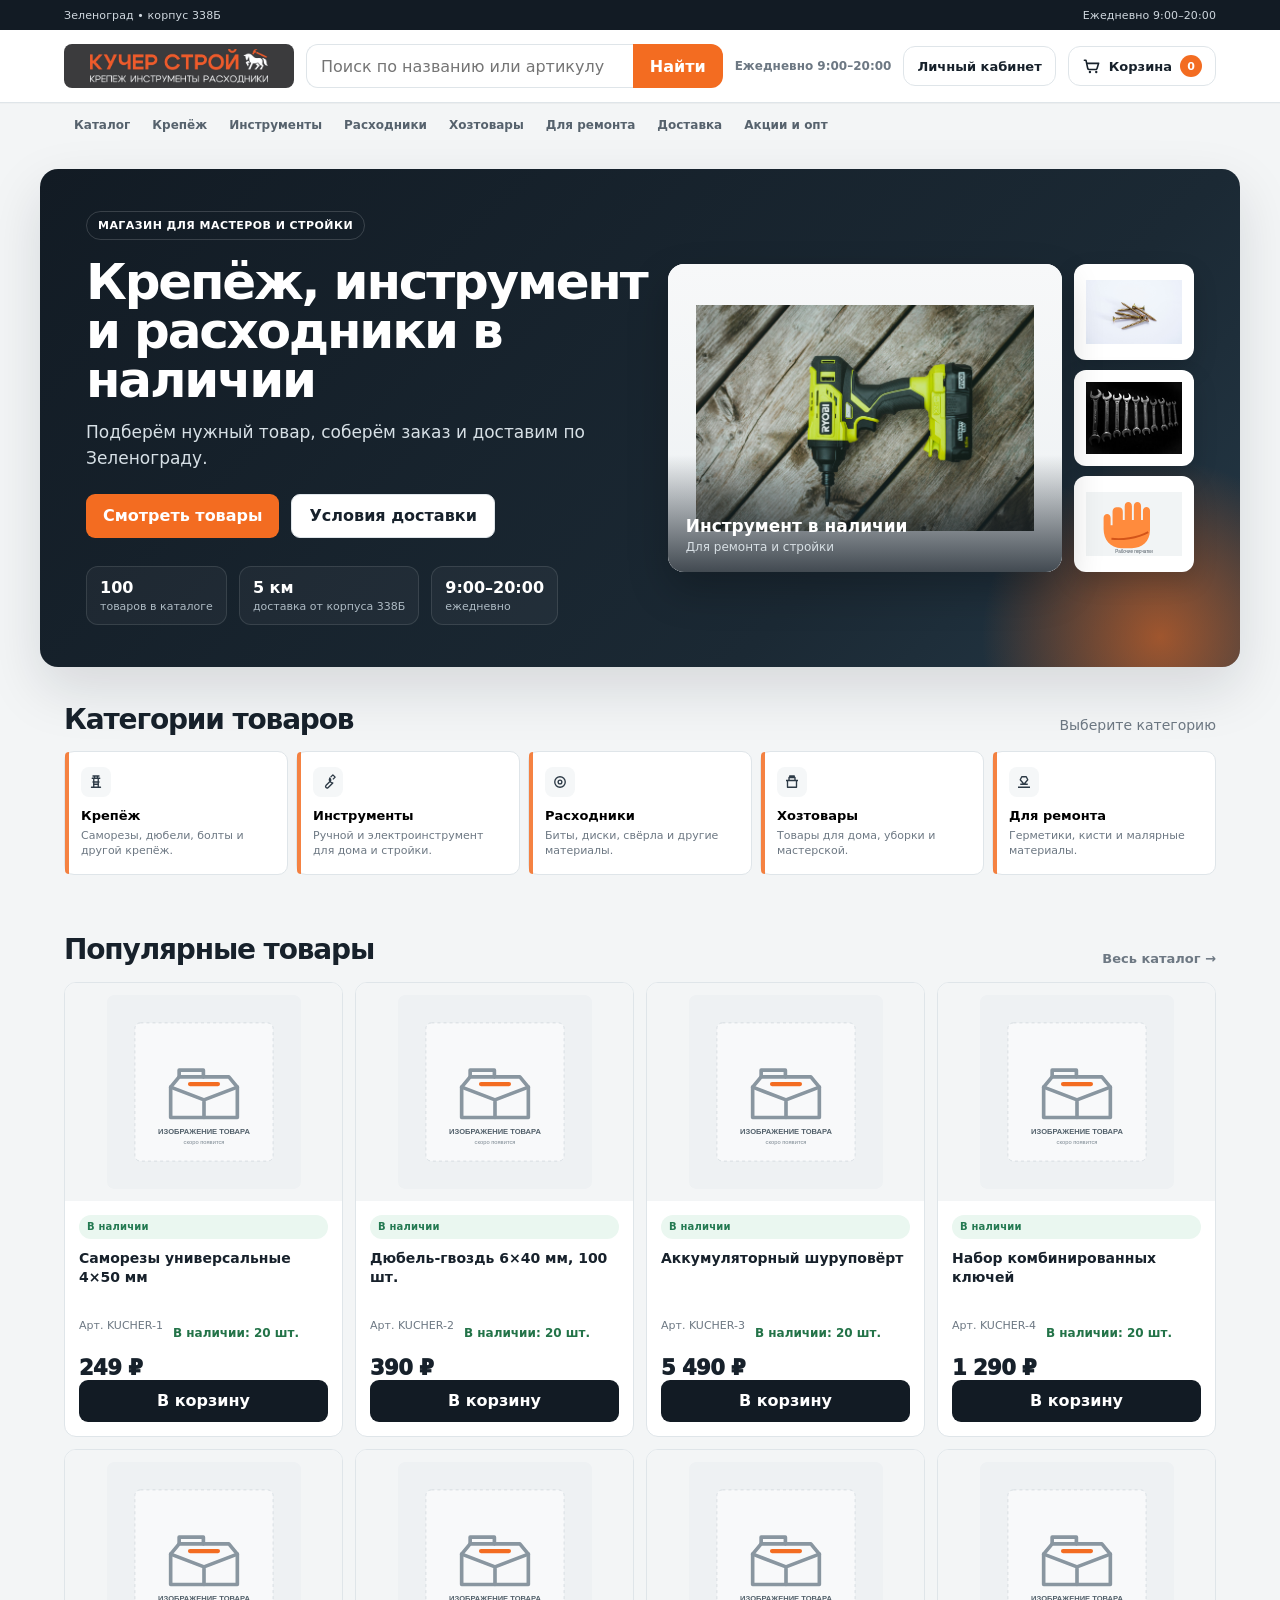
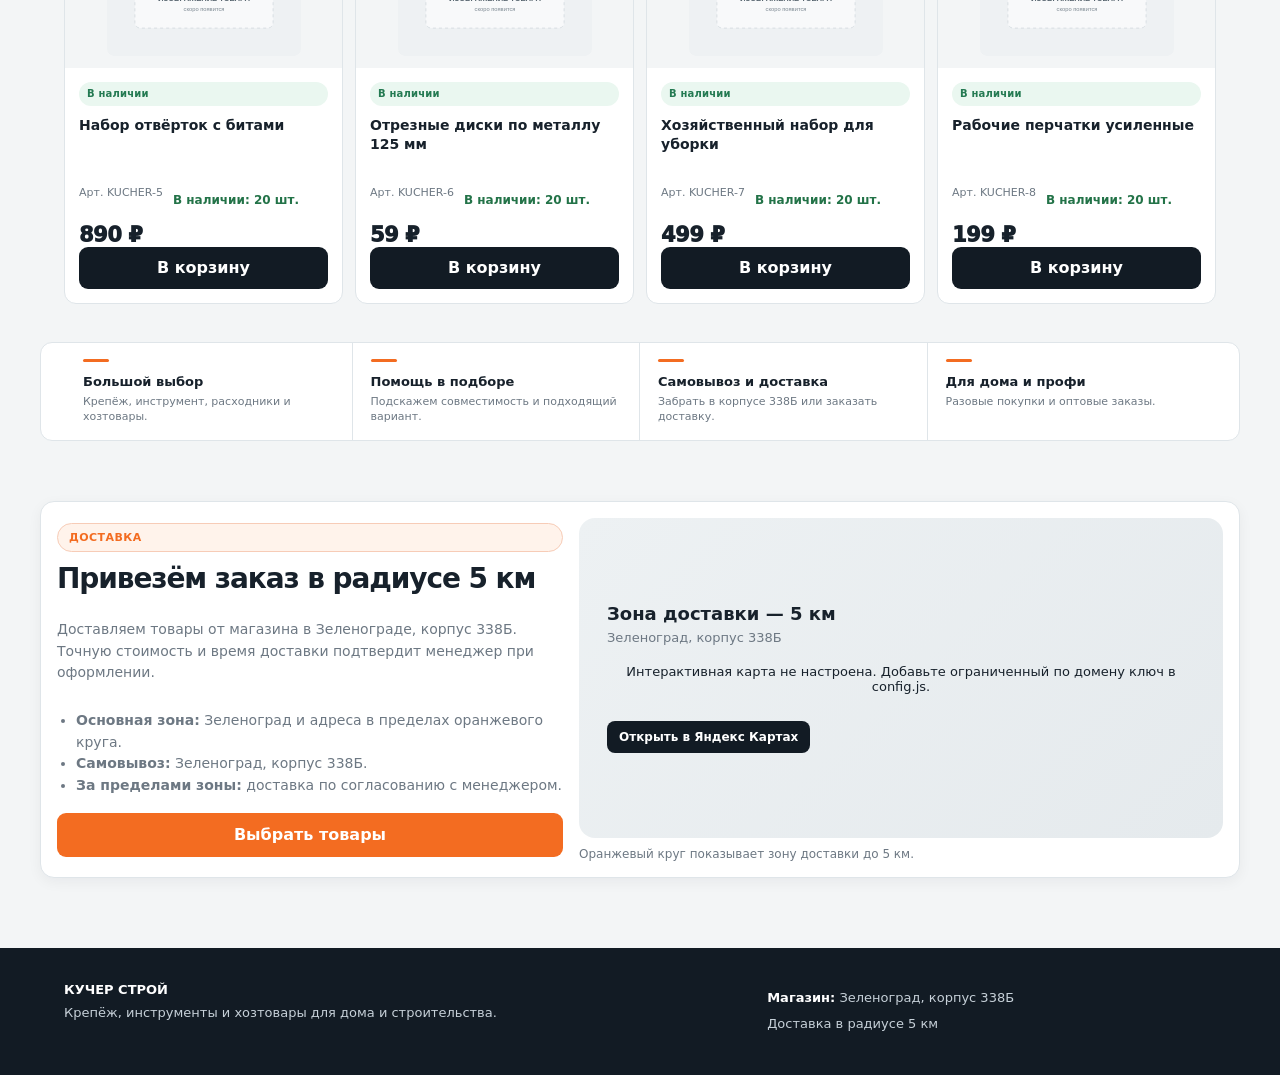
<file: index.html>
<!doctype html>
<html lang="ru"><head><meta charset="utf-8"><meta name="viewport" content="width=device-width, initial-scale=1"><meta name="description" content="Кучер строй - крепёж, инструменты, расходники и хозтовары."><title>Кучер строй - товары для ремонта и строительства</title><link rel="stylesheet" href="styles.css"><link rel="stylesheet" href="features.css"></head>
<body data-page="home"><header class="site-header"></header><main>
<section class="hero"><div class="wrap hero-box"><div class="hero-copy"><span class="eyebrow">Магазин для мастеров и стройки</span><h1>Крепёж, инструмент и расходники в наличии</h1><p>Подберём нужный товар, соберём заказ и доставим по Зеленограду.</p><div class="hero-actions"><a class="button button-primary" href="#products-section">Смотреть товары</a><a class="button button-secondary" href="delivery.html">Условия доставки</a></div><div class="hero-stats"><div class="hero-stat"><strong id="product-count-stat">—</strong><span>товаров в каталоге</span></div><div class="hero-stat"><strong>5 км</strong><span>доставка от корпуса 338Б</span></div><div class="hero-stat"><strong>9:00–20:00</strong><span>ежедневно</span></div></div></div><div class="hero-visual"><div class="hero-photo"><img src="images/шуруповерт.jpg" alt="Аккумуляторный шуруповёрт"><div class="hero-photo-meta"><strong>Инструмент в наличии</strong><span>Для ремонта и стройки</span></div></div><div class="hero-shelf"><img src="images/саморезы.jpg" alt="Саморезы"><img src="images/набор ключей.jpg" alt="Набор ключей"><img src="images/перчатки.svg" alt="Рабочие перчатки"></div></div></div></section>
<section class="section"><div class="wrap"><div class="section-heading"><h2>Категории товаров</h2><span>Выберите категорию</span></div><div id="categories" class="categories"></div></div></section>
<section id="products-section" class="section"><div class="wrap"><div class="section-heading"><h2>Популярные товары</h2><a href="catalog.html">Весь каталог →</a></div><div id="products" class="products"></div></div></section>
<section class="section trust-section"><div class="wrap trust-strip"><article><b>Большой выбор</b><span>Крепёж, инструмент, расходники и хозтовары.</span></article><article><b>Помощь в подборе</b><span>Подскажем совместимость и подходящий вариант.</span></article><article><b>Самовывоз и доставка</b><span>Забрать в корпусе 338Б или заказать доставку.</span></article><article><b>Для дома и профи</b><span>Разовые покупки и оптовые заказы.</span></article></div></section>
<section id="delivery" class="section"><div class="wrap delivery-section"><div class="delivery-copy"><span class="eyebrow eyebrow-dark">Доставка</span><h2>Привезём заказ в радиусе 5 км</h2><p>Доставляем товары от магазина в Зеленограде, корпус 338Б. Точную стоимость и время доставки подтвердит менеджер при оформлении.</p><ul><li><b>Основная зона:</b> Зеленоград и адреса в пределах оранжевого круга.</li><li><b>Самовывоз:</b> Зеленоград, корпус 338Б.</li><li><b>За пределами зоны:</b> доставка по согласованию с менеджером.</li></ul><a class="button button-primary" href="catalog.html">Выбрать товары</a></div><div><div id="delivery-map" class="delivery-map" aria-label="Карта магазина и зоны доставки"></div><p class="map-caption">Оранжевый круг показывает зону доставки до 5 км.</p></div></div></section>
</main><footer class="site-footer"></footer><script src="products.js"></script><script src="config.js"></script><script src="app.js"></script></body></html>
</file>
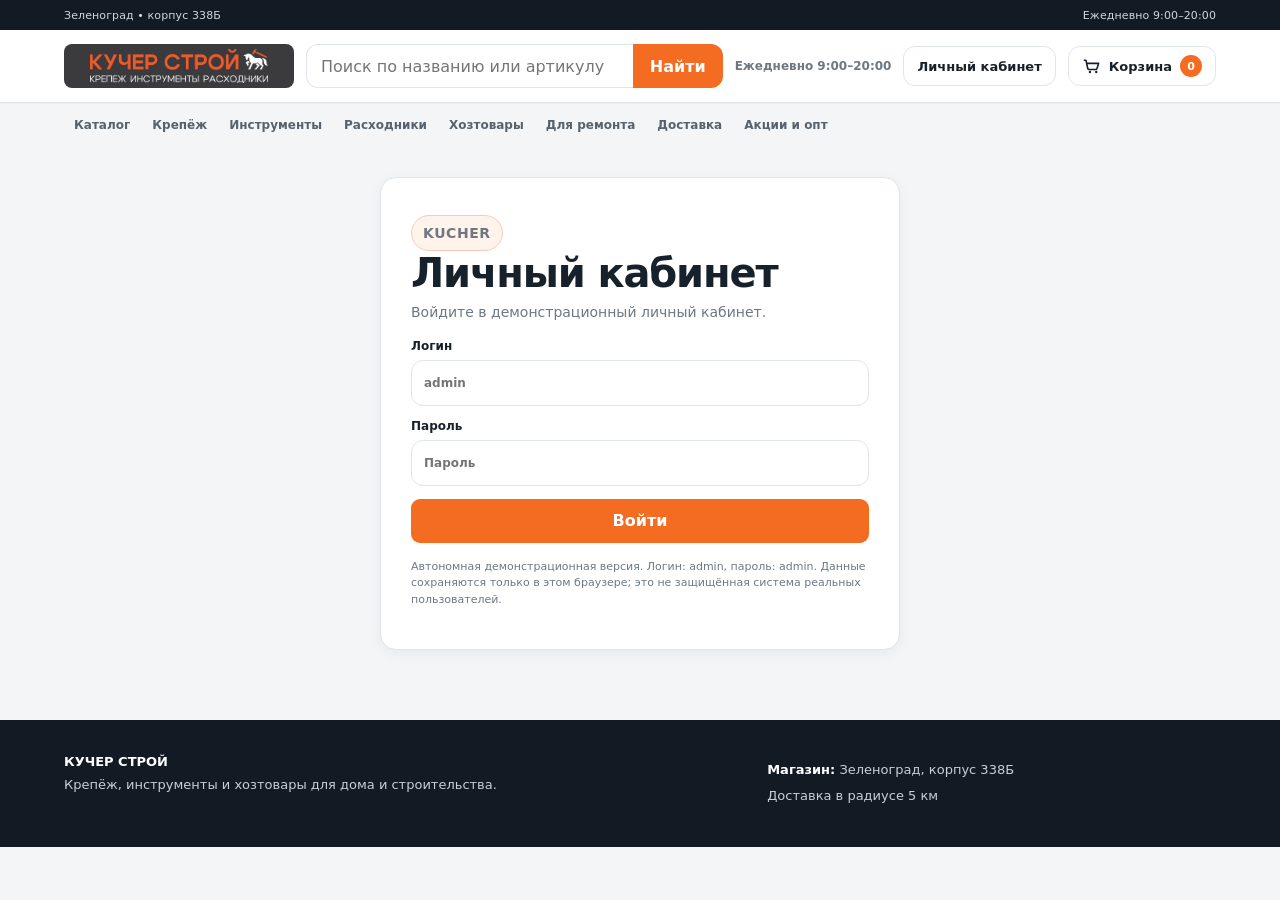
<file: auth.html>
<!doctype html><html lang="ru"><head><meta charset="utf-8"><meta name="viewport" content="width=device-width, initial-scale=1"><title>Вход / регистрация - КУЧЕР СТРОЙ</title><link rel="stylesheet" href="styles.css"><link rel="stylesheet" href="features.css"></head><body data-page="auth"><header class="site-header"></header><main class="section"><div class="wrap"><div class="auth-wrap"><section class="panel auth-card"><div class="section-heading"><div><span class="eyebrow eyebrow-dark">Kucher</span><h1>Личный кабинет</h1><p>Войдите в демонстрационный личный кабинет.</p></div></div><div class="auth-tabs"><button class="auth-tab active" type="button" data-auth-tab="login">Войти</button><button class="auth-tab" type="button" data-auth-tab="register">Регистрация</button></div><form id="login-form" class="auth-form"><label>Логин<input name="identifier" type="text" autocomplete="username" placeholder="admin" required></label><label>Пароль<input name="password" type="password" autocomplete="current-password" placeholder="Пароль" required></label><button class="button button-primary" type="submit">Войти</button><p id="login-error" class="auth-error" hidden></p></form><form id="register-form" class="auth-form" hidden><label>Имя<input name="name" type="text" autocomplete="name" placeholder="Ваше имя"></label><label>Логин<input name="identifier" type="text" autocomplete="username" placeholder="admin" required></label><label>Пароль<input name="password" type="password" autocomplete="new-password" placeholder="Минимум 8 символов" minlength="8" required></label><label>Повторите пароль<input name="password2" type="password" autocomplete="new-password" placeholder="Пароль ещё раз" required></label><button class="button button-primary" type="submit">Создать аккаунт</button><p id="register-error" class="auth-error" hidden></p><p id="register-success" class="form-success" hidden>Аккаунт создан. Входим…</p></form><p class="auth-note">Автономная демонстрационная версия. Логин: admin, пароль: admin. Данные сохраняются только в этом браузере; не используйте её для реальных персональных данных.</p></section></div></div></main><footer class="site-footer"></footer><script src="products.js"></script><script src="config.js"></script><script src="app.js"></script></body></html>
</file>
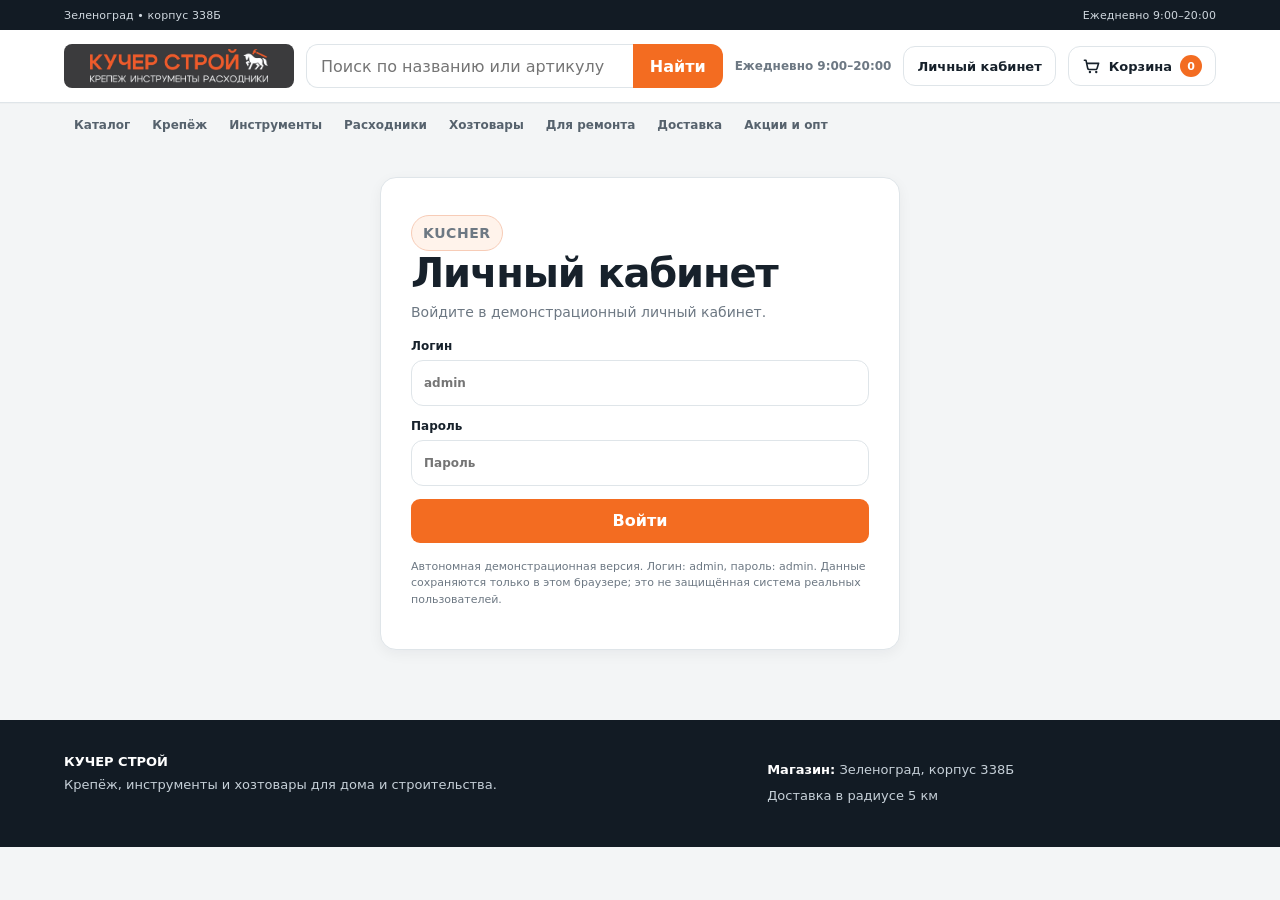
<file: cabinet.html>
<!doctype html>
<html lang="ru">
<head>
  <meta charset="utf-8">
  <meta name="viewport" content="width=device-width, initial-scale=1">
  <meta name="description" content="Личный кабинет Кучер строй: профиль, заказы, корзина и заявки менеджеру">
  <title>Личный кабинет — Кучер строй</title>
  <link rel="stylesheet" href="styles.css">
  <link rel="stylesheet" href="features.css">
</head>
<body data-page="cabinet">
  <header class="site-header"></header>
  <main class="section cabinet-page">
    <div class="wrap">
      <div class="section-heading cabinet-page-heading">
        <div>
          <span class="eyebrow eyebrow-dark">Личный кабинет Kucher</span>
          <h1>Здравствуйте, <span id="cabinet-greeting">покупатель</span></h1>
          <p id="cabinet-identity">Управляйте заказами и данными в одном месте.</p>
        </div>
        <button id="cabinet-logout" class="button button-secondary cabinet-logout" type="button">Выйти из аккаунта</button>
      </div>

      <section class="cabinet-metrics" aria-label="Сводка аккаунта">
        <article class="cabinet-metric"><span class="cabinet-metric-icon" aria-hidden="true">▤</span><div><span>Всего заказов</span><strong id="cabinet-stat-orders">0</strong></div></article>
        <article class="cabinet-metric"><span class="cabinet-metric-icon" aria-hidden="true">₽</span><div><span>Покупок на сумму</span><strong id="cabinet-stat-spent">0 ₽</strong></div></article>
        <article class="cabinet-metric"><span class="cabinet-metric-icon" aria-hidden="true">▣</span><div><span>Товаров в корзине</span><strong id="cabinet-stat-cart">0</strong></div></article>
        <article class="cabinet-metric"><span class="cabinet-metric-icon" aria-hidden="true">☏</span><div><span>Заявок менеджеру</span><strong id="cabinet-stat-requests">0</strong></div></article>
      </section>

      <div class="cabinet-layout">
        <aside class="panel cabinet-sidebar" aria-label="Разделы личного кабинета">
          <div class="cabinet-sidebar-title">Мой аккаунт</div>
          <nav class="cabinet-tabs" aria-label="Навигация по кабинету">
            <button class="cabinet-tab active" type="button" data-cabinet-tab="overview"><span aria-hidden="true">⌂</span> Обзор</button>
            <button class="cabinet-tab" type="button" data-cabinet-tab="orders"><span aria-hidden="true">▤</span> Мои заказы <span class="cabinet-tab-count" id="cabinet-orders-count">0</span></button>
            <button class="cabinet-tab" type="button" data-cabinet-tab="cart"><span aria-hidden="true">▣</span> Корзина <span class="cabinet-tab-count" id="cabinet-cart-count">0</span></button>
            <button class="cabinet-tab" type="button" data-cabinet-tab="profile"><span aria-hidden="true">♙</span> Мои данные</button>
            <button class="cabinet-tab" type="button" data-cabinet-tab="requests"><span aria-hidden="true">☏</span> Заявки менеджеру <span class="cabinet-tab-count" id="cabinet-requests-count">0</span></button>
            <button class="cabinet-tab" type="button" data-cabinet-tab="security"><span aria-hidden="true">⌑</span> Безопасность</button>
          </nav>
          <div class="cabinet-sidebar-help"><strong>Нужна помощь?</strong><p>Оставьте заявку на консультацию — менеджер поможет с заказом.</p><button class="cabinet-inline-link" type="button" data-cabinet-tab="requests">Мои заявки →</button></div>
        </aside>

        <div class="cabinet-content">
          <section class="panel cabinet-view" data-cabinet-view="overview" aria-labelledby="cabinet-overview-title">
            <div class="panel-heading"><div><span class="cabinet-kicker">ВАШ ПРОФИЛЬ</span><h2 id="cabinet-overview-title">Обзор аккаунта</h2></div><button class="cabinet-text-button" type="button" data-cabinet-tab="profile">Редактировать данные →</button></div>
            <div class="cabinet-welcome">
              <div class="cabinet-welcome-copy"><span class="cabinet-welcome-label">КУЧЕР СТРОЙ</span><h3>Всё для ваших покупок — под рукой</h3><p>Отслеживайте заказы, сохраняйте адрес доставки и повторяйте покупки в пару кликов.</p><div class="cabinet-welcome-actions"><button class="button button-primary" type="button" data-cabinet-tab="orders">Посмотреть заказы</button><a class="button button-secondary" href="catalog.html">Перейти в каталог</a></div></div>
              <div class="cabinet-welcome-mark" aria-hidden="true"><span>K</span><i></i><i></i><i></i></div>
            </div>
            <div class="cabinet-overview-grid">
              <article class="cabinet-mini-card"><div class="cabinet-mini-card-heading"><h3>Последний заказ</h3><button class="cabinet-text-button" type="button" data-cabinet-tab="orders">Все заказы →</button></div><div id="cabinet-recent-orders"></div></article>
              <article class="cabinet-mini-card"><div class="cabinet-mini-card-heading"><h3>Данные для оформления</h3><button class="cabinet-text-button" type="button" data-cabinet-tab="profile">Изменить</button></div><div id="cabinet-profile-summary" class="cabinet-profile-summary"></div></article>
            </div>
            <div class="cabinet-shortcuts"><button type="button" data-cabinet-tab="cart"><span aria-hidden="true">▣</span><span><b>Корзина</b><small>Проверить товары и оформить покупку</small></span><strong>→</strong></button><button type="button" data-cabinet-tab="requests"><span aria-hidden="true">☏</span><span><b>Заявки менеджеру</b><small>Ваши обращения по покупкам</small></span><strong>→</strong></button></div>
          </section>

          <section class="panel cabinet-view" data-cabinet-view="orders" hidden aria-labelledby="cabinet-orders-title">
            <div class="panel-heading cabinet-section-title"><div><span class="cabinet-kicker">ПОКУПКИ</span><h2 id="cabinet-orders-title">История заказов</h2><p>Ваши оформленные заказы и их состав.</p></div><a class="button button-secondary" href="catalog.html">+ Новый заказ</a></div>
            <div class="cabinet-list-controls"><label class="cabinet-search-label">Поиск по заказам<input id="order-search" type="search" placeholder="Номер заказа или товар"></label><label>Статус<select id="order-filter"><option value="all">Все заказы</option><option value="PENDING">Ожидает подтверждения</option><option value="CONFIRMED">Подтверждён</option><option value="PROCESSING">Собирается</option><option value="SHIPPED">Передан в доставку</option><option value="DELIVERED">Доставлен</option><option value="CANCELLED">Отменён</option></select></label></div>
            <p id="checkout-success" class="form-success cabinet-feedback" role="status" hidden>Заказ создан и добавлен в историю.</p><p id="checkout-error" class="auth-error cabinet-feedback" role="alert" hidden></p>
            <div id="order-history" class="cabinet-order-list"></div>
          </section>

          <section class="panel cabinet-view" data-cabinet-view="cart" hidden aria-labelledby="cabinet-cart-title">
            <div class="panel-heading cabinet-section-title"><div><span class="cabinet-kicker">ПЕРЕД ПОКУПКОЙ</span><h2 id="cabinet-cart-title">Моя корзина</h2><p>Проверьте количество и итоговую сумму перед оформлением.</p></div><a class="cabinet-text-button" href="cart.html">Полная корзина →</a></div>
            <div id="cabinet-cart"></div>
            <div class="cabinet-cart-actions"><button id="cabinet-clear-cart" class="button button-secondary" type="button">Очистить корзину</button><button id="self-checkout" class="button button-primary cabinet-checkout" type="button">Оформить заказ</button></div>
          </section>

          <section class="panel cabinet-view" data-cabinet-view="profile" hidden aria-labelledby="cabinet-profile-title">
            <div class="panel-heading cabinet-section-title"><div><span class="cabinet-kicker">КОНТАКТЫ И ДОСТАВКА</span><h2 id="cabinet-profile-title">Мои данные</h2><p>Используем эти сведения при оформлении новых заказов.</p></div></div>
            <form id="profile-form" class="cabinet-form cabinet-profile-form">
              <div class="cabinet-form-grid"><label>Имя и фамилия<input id="cabinet-name" name="name" type="text" autocomplete="name" placeholder="Как к вам обращаться" maxlength="100"></label><label>Email<input id="cabinet-email" name="email" type="email" autocomplete="email" placeholder="name@example.ru" maxlength="160"></label><label>Телефон<input id="cabinet-phone" name="phone" type="tel" autocomplete="tel" placeholder="+7 (___) ___-__-__" maxlength="30"></label><label>Организация <span class="cabinet-optional">необязательно</span><input id="cabinet-company" name="company" type="text" autocomplete="organization" placeholder="Название компании" maxlength="160"></label><label class="cabinet-field-wide">Адрес доставки<input id="cabinet-address" name="address" type="text" autocomplete="street-address" placeholder="Город, улица, дом, квартира / объект" maxlength="300"></label><label class="cabinet-field-wide">Комментарий к доставке <span class="cabinet-optional">необязательно</span><textarea id="cabinet-comment" name="comment" rows="3" placeholder="Подъезд, ориентир или пожелания по доставке" maxlength="500"></textarea></label></div>
              <div class="cabinet-form-footer"><p id="profile-saved" class="form-success" role="status" hidden>Данные сохранены.</p><p id="profile-error" class="auth-error" role="alert" hidden></p><button class="button button-primary" type="submit">Сохранить изменения</button></div>
            </form>
          </section>

          <section class="panel cabinet-view" data-cabinet-view="requests" hidden aria-labelledby="cabinet-requests-title">
            <div class="panel-heading cabinet-section-title"><div><span class="cabinet-kicker">ОБРАТНАЯ СВЯЗЬ</span><h2 id="cabinet-requests-title">Мои заявки менеджеру</h2><p>История заявок, созданных из вашего аккаунта.</p></div><a class="button button-secondary" href="catalog.html">Выбрать товары</a></div>
            <div id="request-history" class="cabinet-request-list"></div>
          </section>

          <section class="panel cabinet-view" data-cabinet-view="security" hidden aria-labelledby="cabinet-security-title">
            <div class="panel-heading cabinet-section-title"><div><span class="cabinet-kicker">ДОСТУП К АККАУНТУ</span><h2 id="cabinet-security-title">Безопасность</h2><p>Настройте пароль для входа в аккаунт.</p></div></div>
            <form id="password-form" class="cabinet-form cabinet-password-form">
              <label>Текущий пароль<input id="cabinet-current-password" name="currentPassword" type="password" autocomplete="current-password" required></label>
              <label>Новый пароль<input id="cabinet-new-password" name="newPassword" type="password" autocomplete="new-password" minlength="8" required><small>Не менее 8 символов без пробелов.</small></label>
              <label>Повторите новый пароль<input id="cabinet-confirm-password" name="confirmPassword" type="password" autocomplete="new-password" minlength="8" required></label>
              <p id="password-error" class="auth-error" role="alert" hidden></p><p id="password-saved" class="form-success" role="status" hidden>Пароль изменён.</p>
              <button class="button button-primary" type="submit">Изменить пароль</button>
            </form>
            <div class="cabinet-security-note"><strong>Демонстрационный режим</strong><p>Доступ admin / admin предназначен только для локального просмотра. Данные профиля и заказов хранятся в браузере, а смена пароля отключена. Не храните здесь реальные персональные данные.</p></div>
          </section>
        </div>
      </div>
    </div>
  </main>
  <footer class="site-footer"></footer>
  <script src="products.js"></script>
  <script src="config.js"></script><script src="app.js"></script>
</body>
</html>
</file>
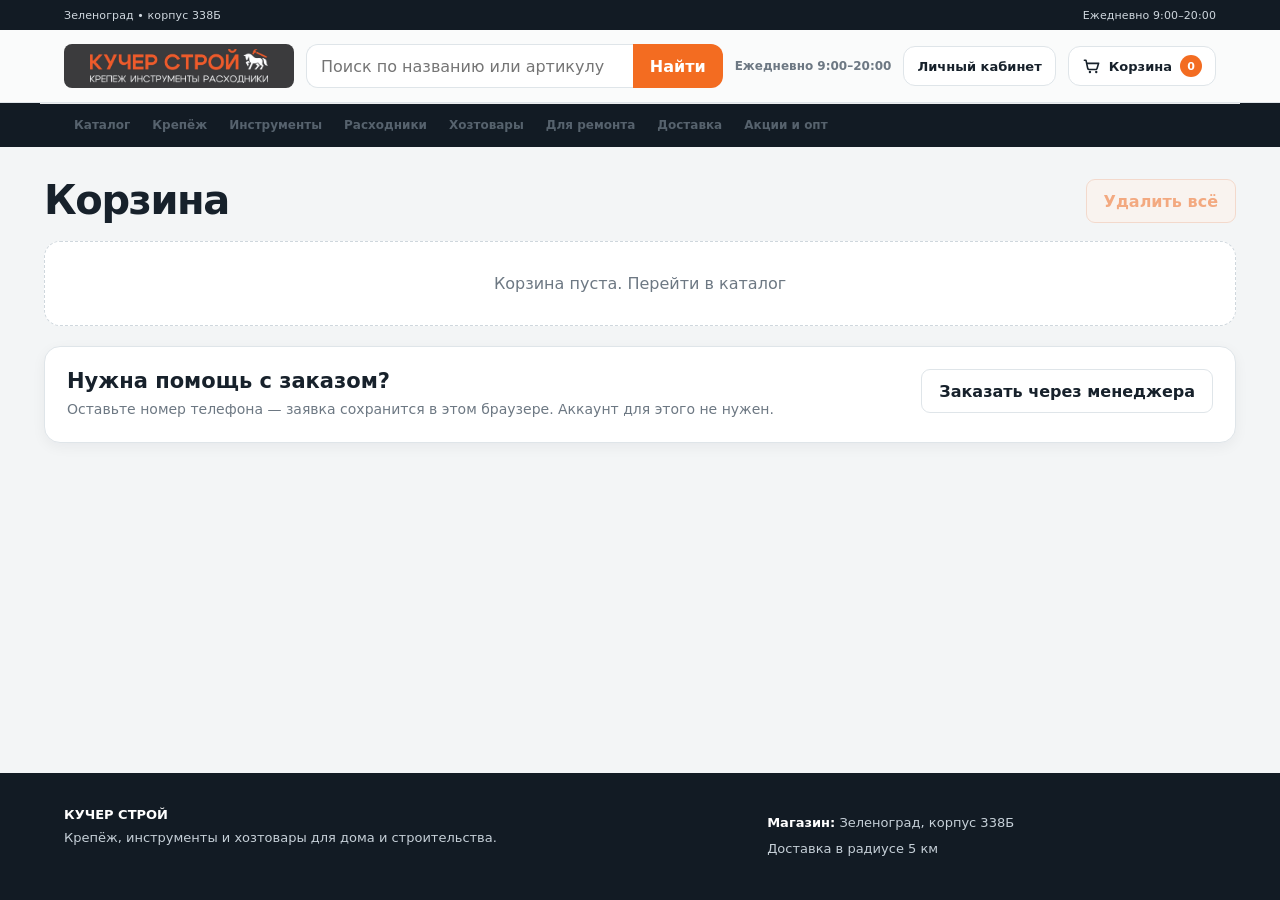
<file: cart.html>
<!doctype html>
<html lang="ru">
<head><meta charset="utf-8"><meta name="viewport" content="width=device-width, initial-scale=1"><meta name="description" content="Корзина товаров и оформление заказа Кучер строй."><title>Корзина — Кучер строй</title><link rel="stylesheet" href="styles.css"><link rel="stylesheet" href="features.css"></head>
<body data-page="cart"><header class="site-header"></header><main class="section"><div class="wrap"><div class="cart-heading"><h1>Корзина</h1><button id="clear-cart" class="button button-danger" type="button">Удалить всё</button></div><p id="cart-empty" class="empty" hidden>Корзина пуста. <a href="catalog.html">Перейти в каталог</a></p><div id="cart-content" class="cart-layout"><section id="cart-items" class="panel"></section><aside class="panel order-summary"><h2>Ваш заказ</h2><div class="total-row"><span>Товары</span><b id="cart-total"></b></div><a class="button button-primary" href="cabinet.html">Оформить в личном кабинете</a><a class="button choice-secondary" href="catalog.html">Продолжить покупки</a><p class="notice">Демонстрационные цены и остатки хранятся в локальном браузере.</p></aside></div><section id="cart-manager-contact" class="panel cart-manager-contact"><div><h2>Нужна помощь с заказом?</h2><p>Оставьте номер телефона — заявка сохранится в этом браузере. Аккаунт для этого не нужен.</p></div><button id="show-cart-manager-form" type="button" class="button button-secondary">Заказать через менеджера</button><form id="cart-manager-form" class="manager-form" hidden><div class="manager-form-grid"><label>Телефон для связи<input name="phone" type="tel" autocomplete="tel" placeholder="+7 (___) ___-__-__" required maxlength="30"></label><label>Имя <span class="optional">необязательно</span><input name="name" type="text" autocomplete="name" placeholder="Как к вам обращаться" maxlength="100"></label><label class="manager-comment">Комментарий <span class="optional">необязательно</span><textarea name="comment" maxlength="500" rows="3" placeholder="Что нужно уточнить менеджеру"></textarea></label></div><p data-manager-success class="form-success" role="status" hidden></p><p data-manager-error class="auth-error" role="alert" hidden></p><button class="button button-primary" type="submit">Отправить заявку</button></form></section></div></main><footer class="site-footer"></footer><script src="products.js"></script><script src="config.js"></script><script src="app.js"></script></body>
</html>
</file>
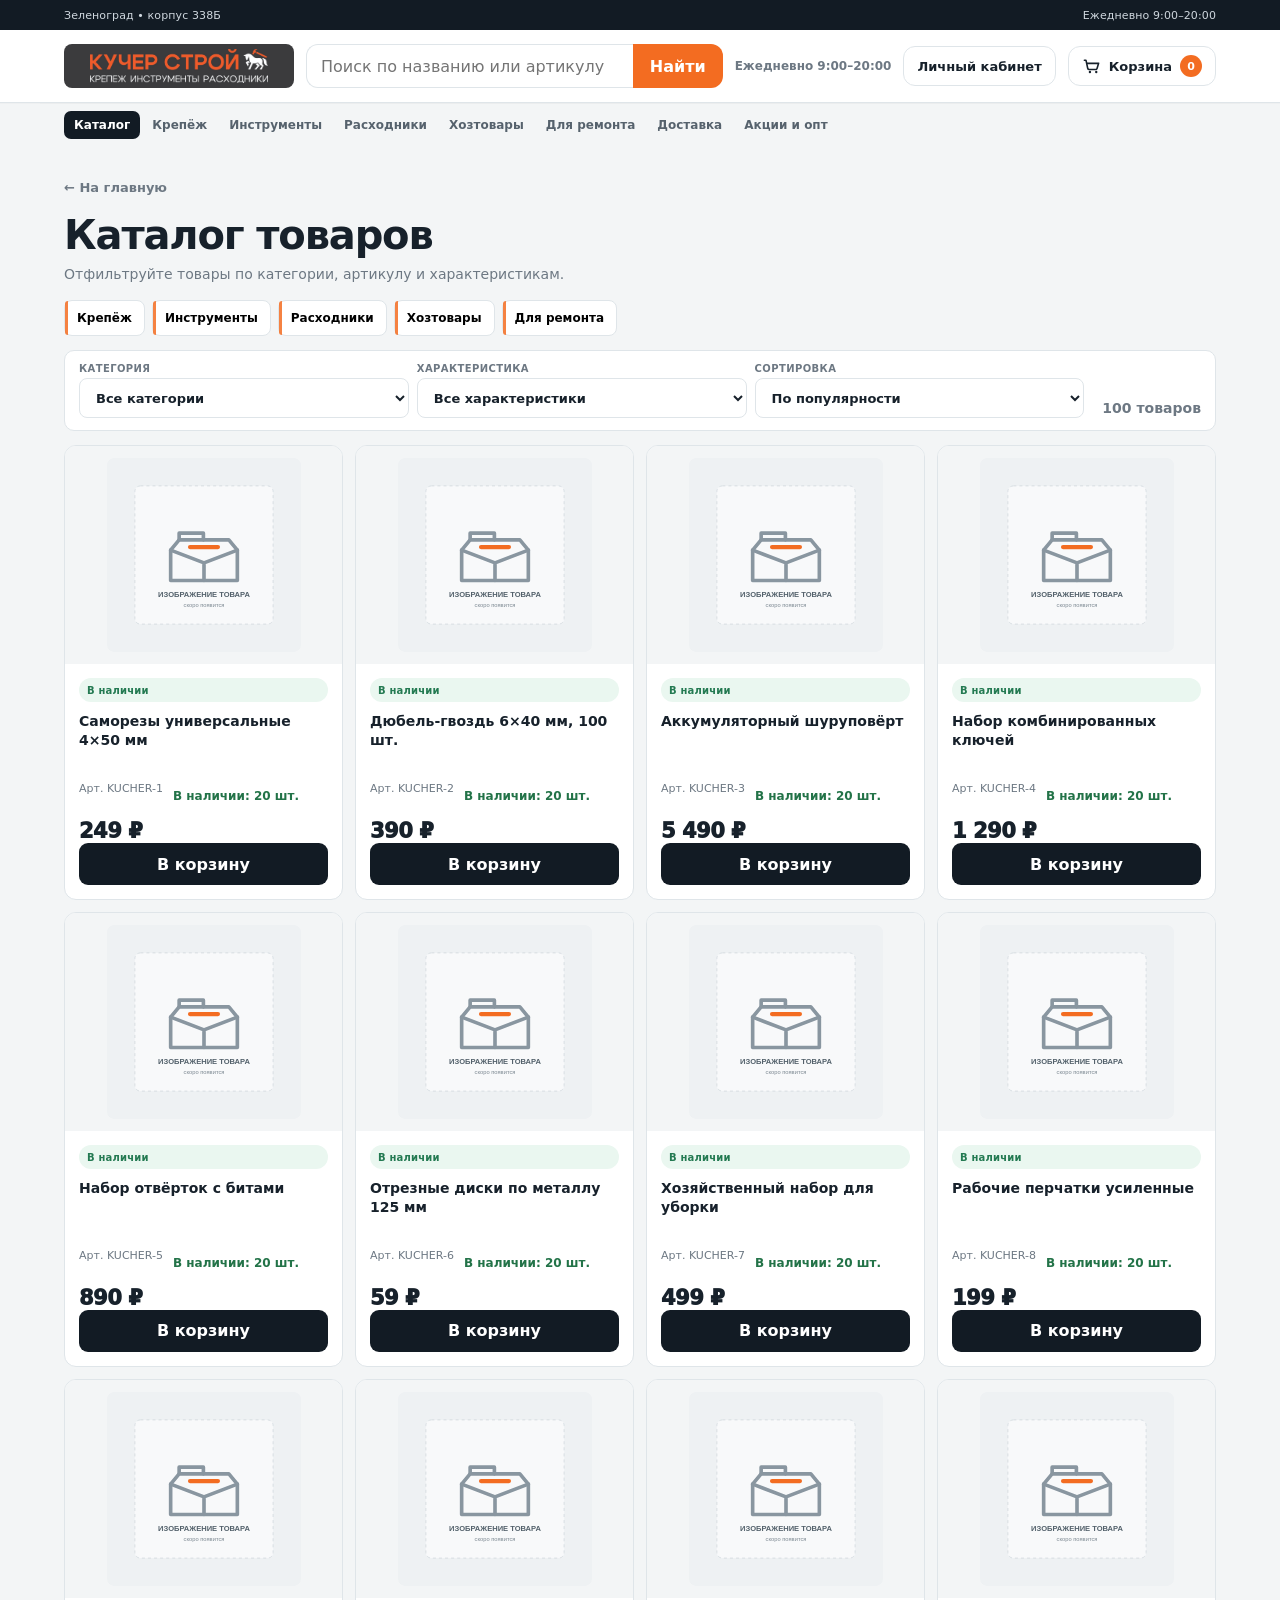
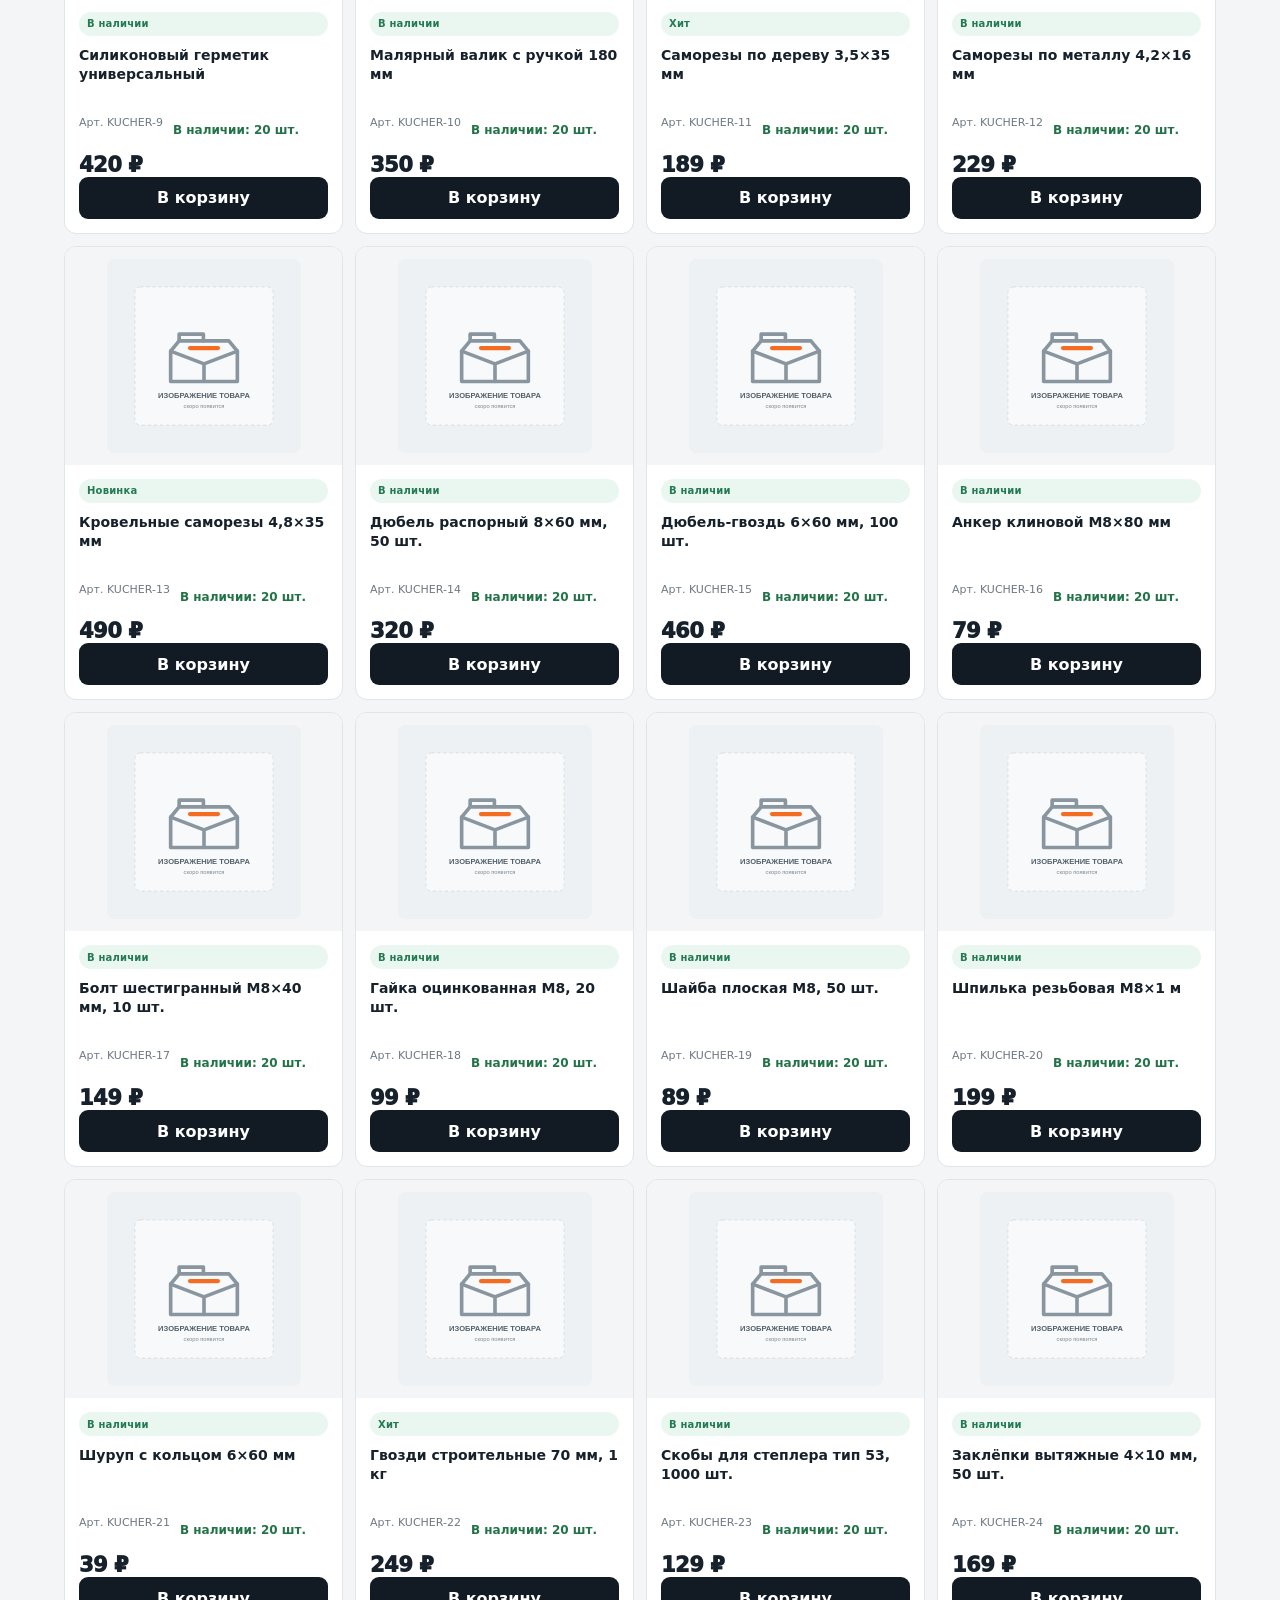
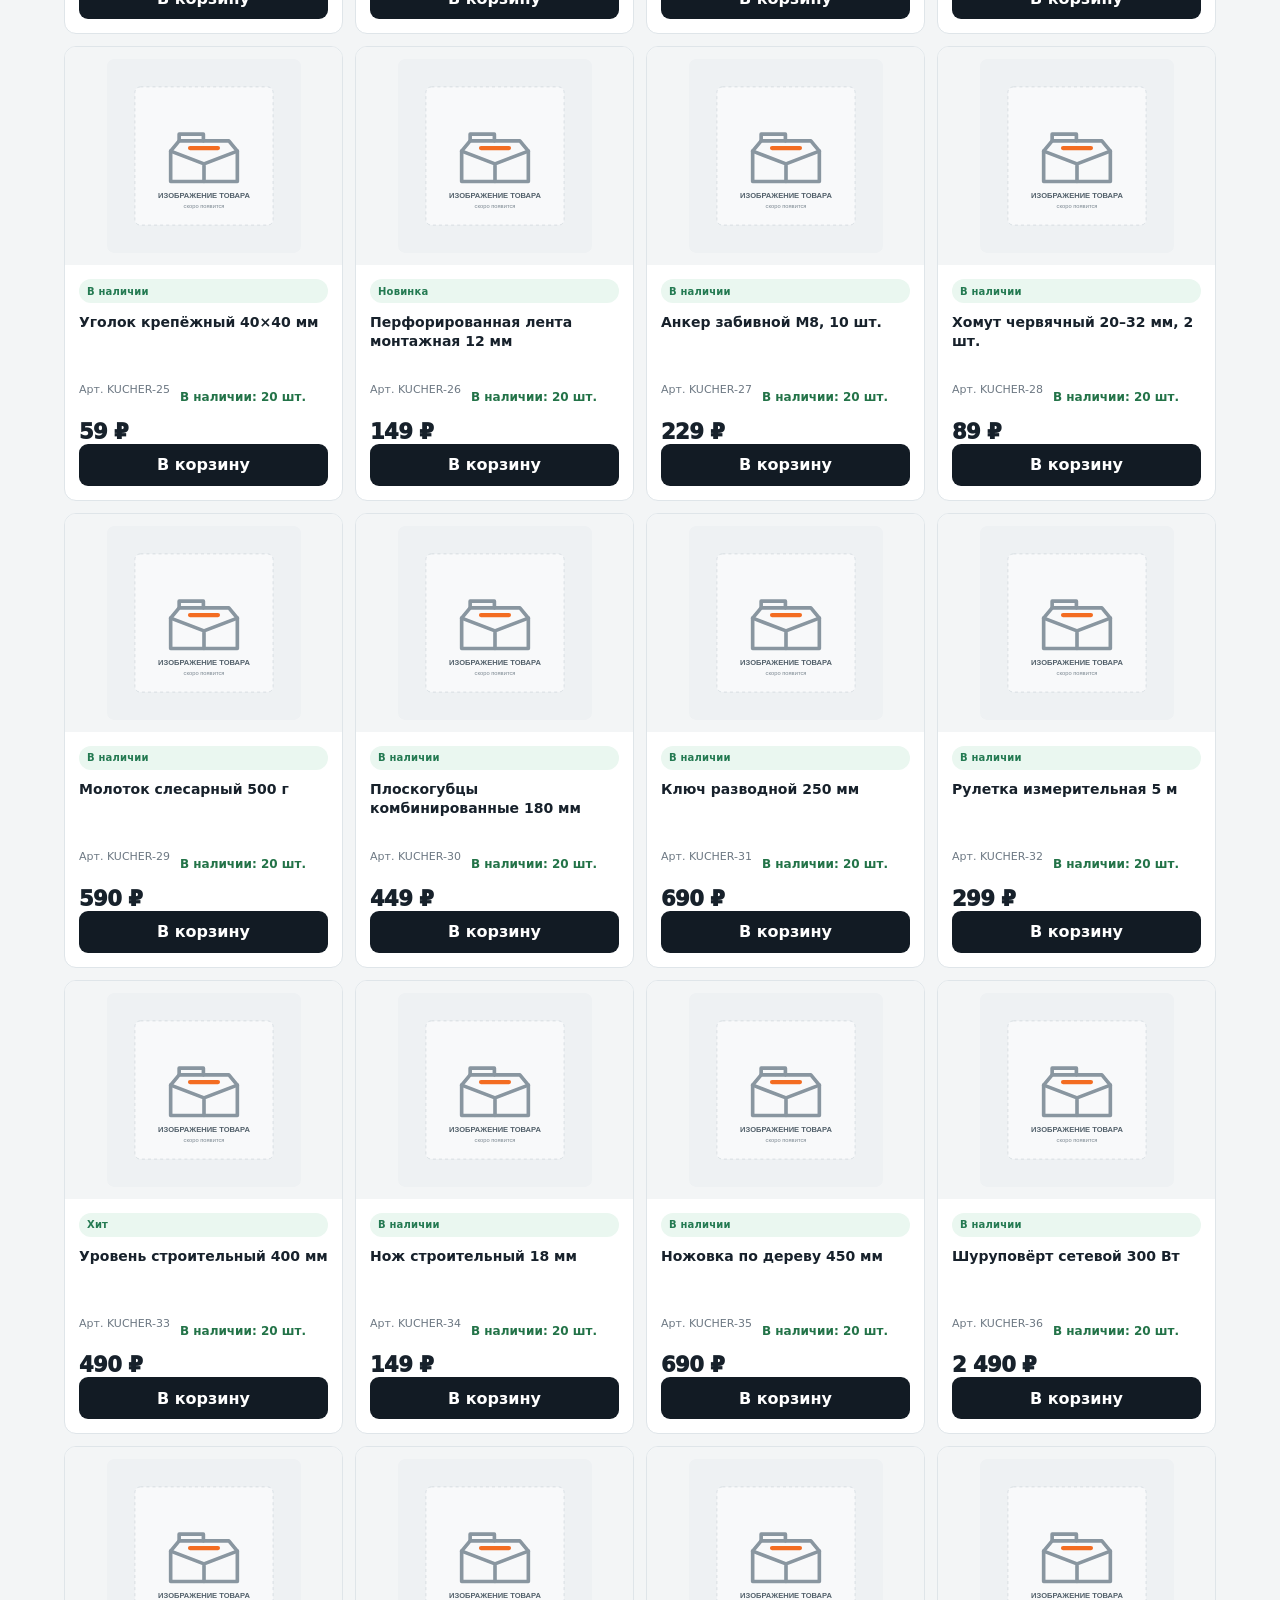
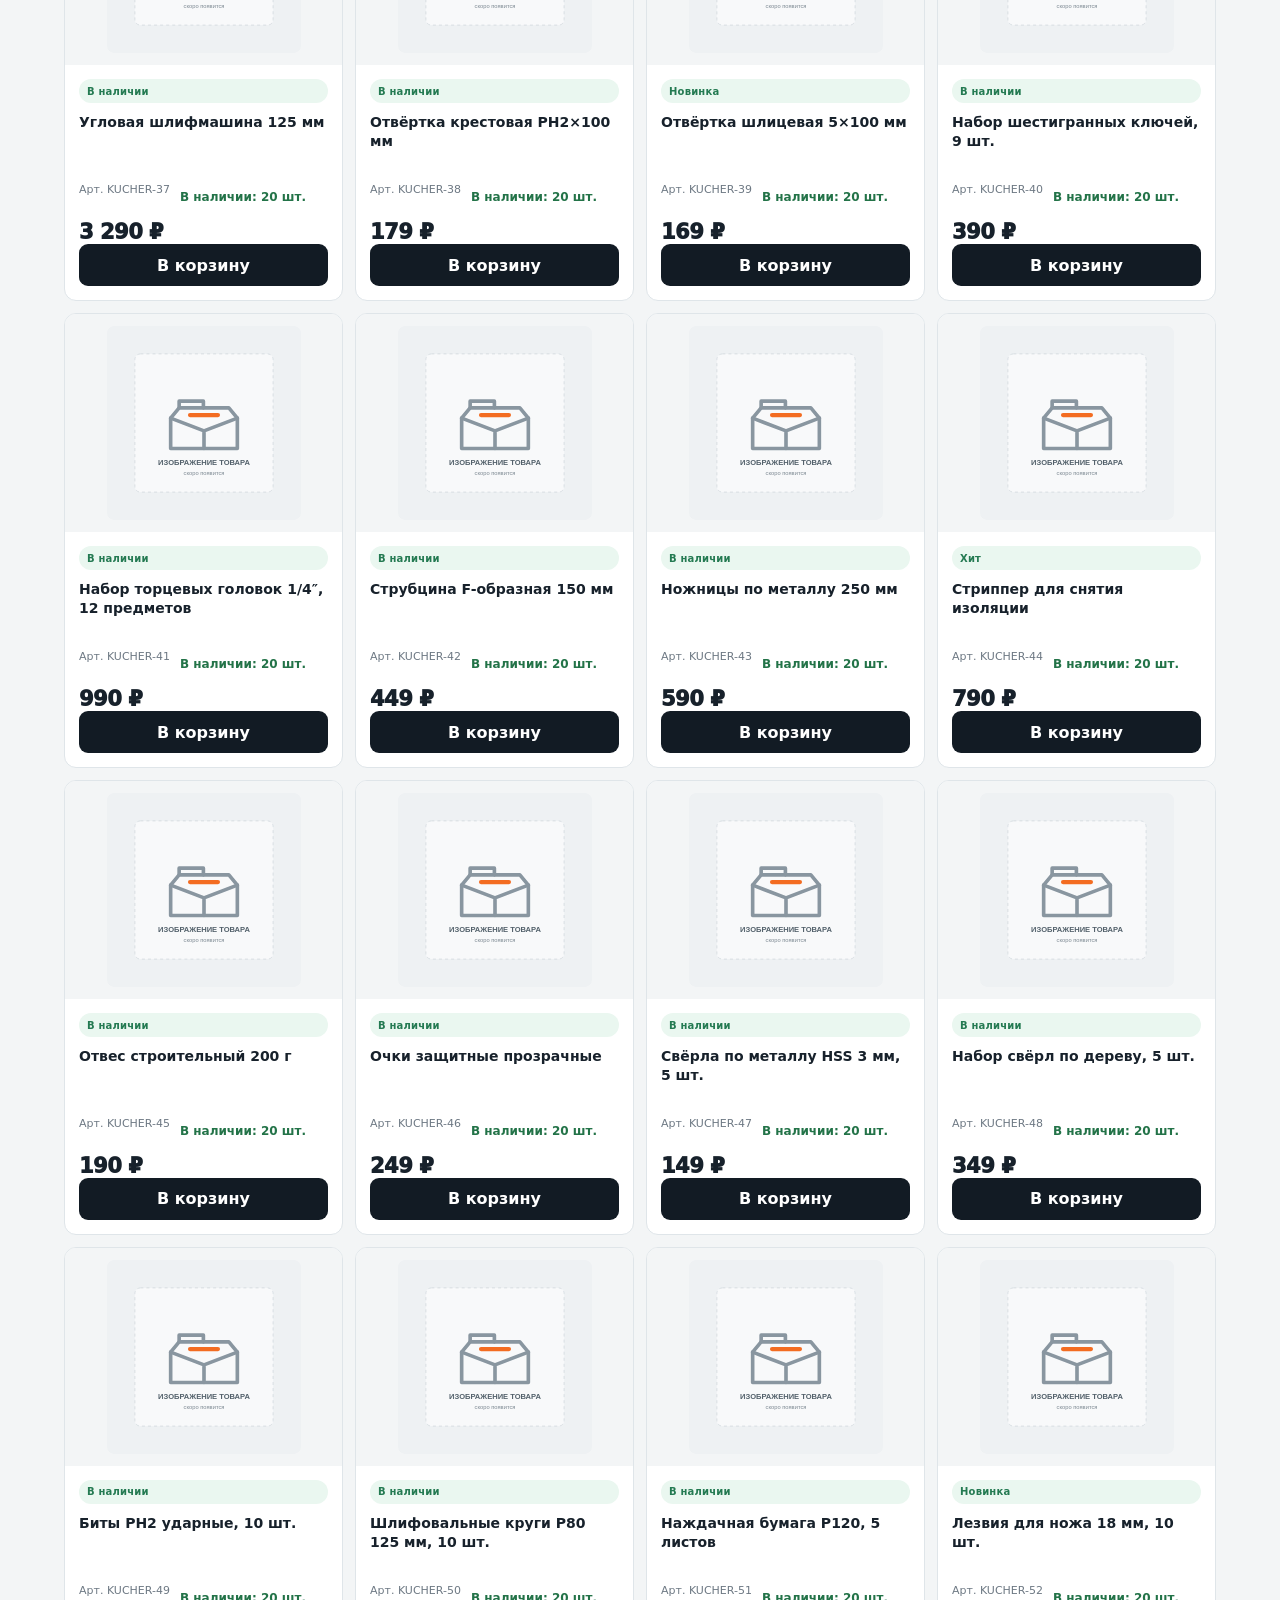
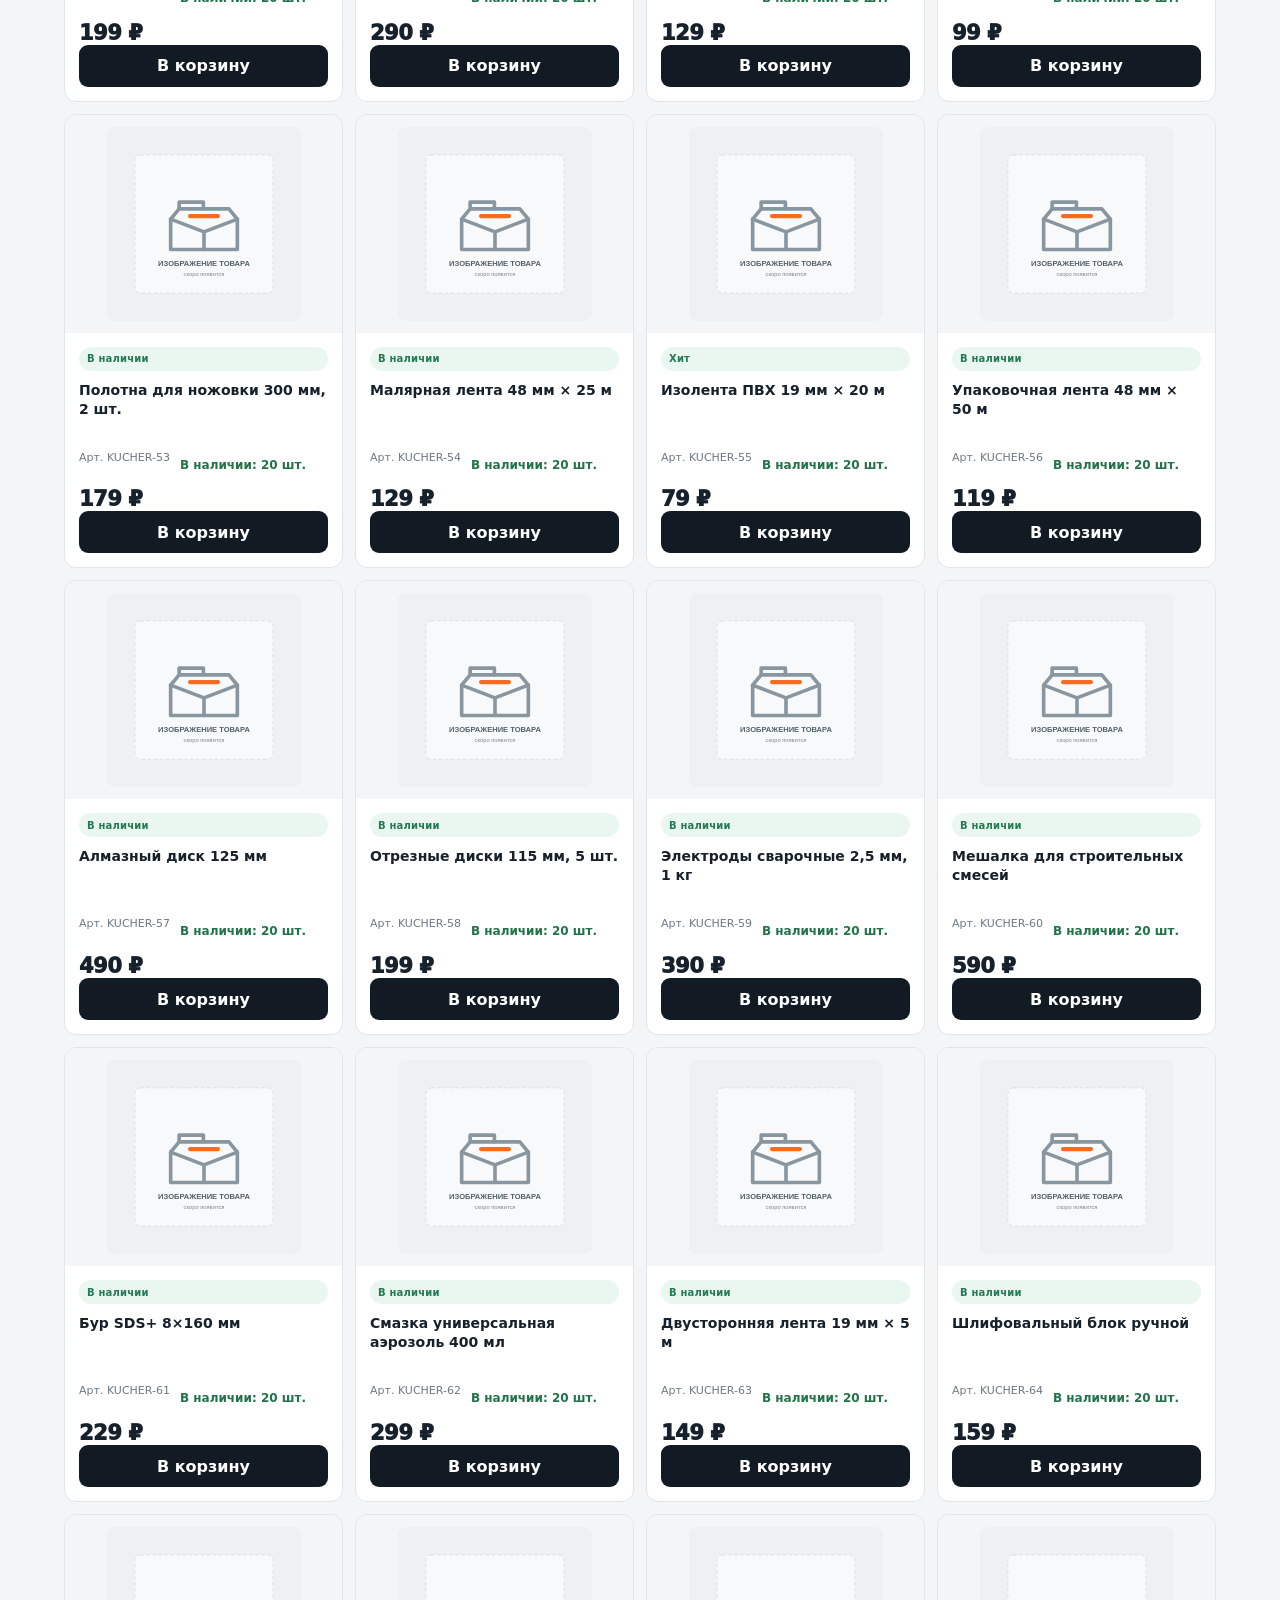
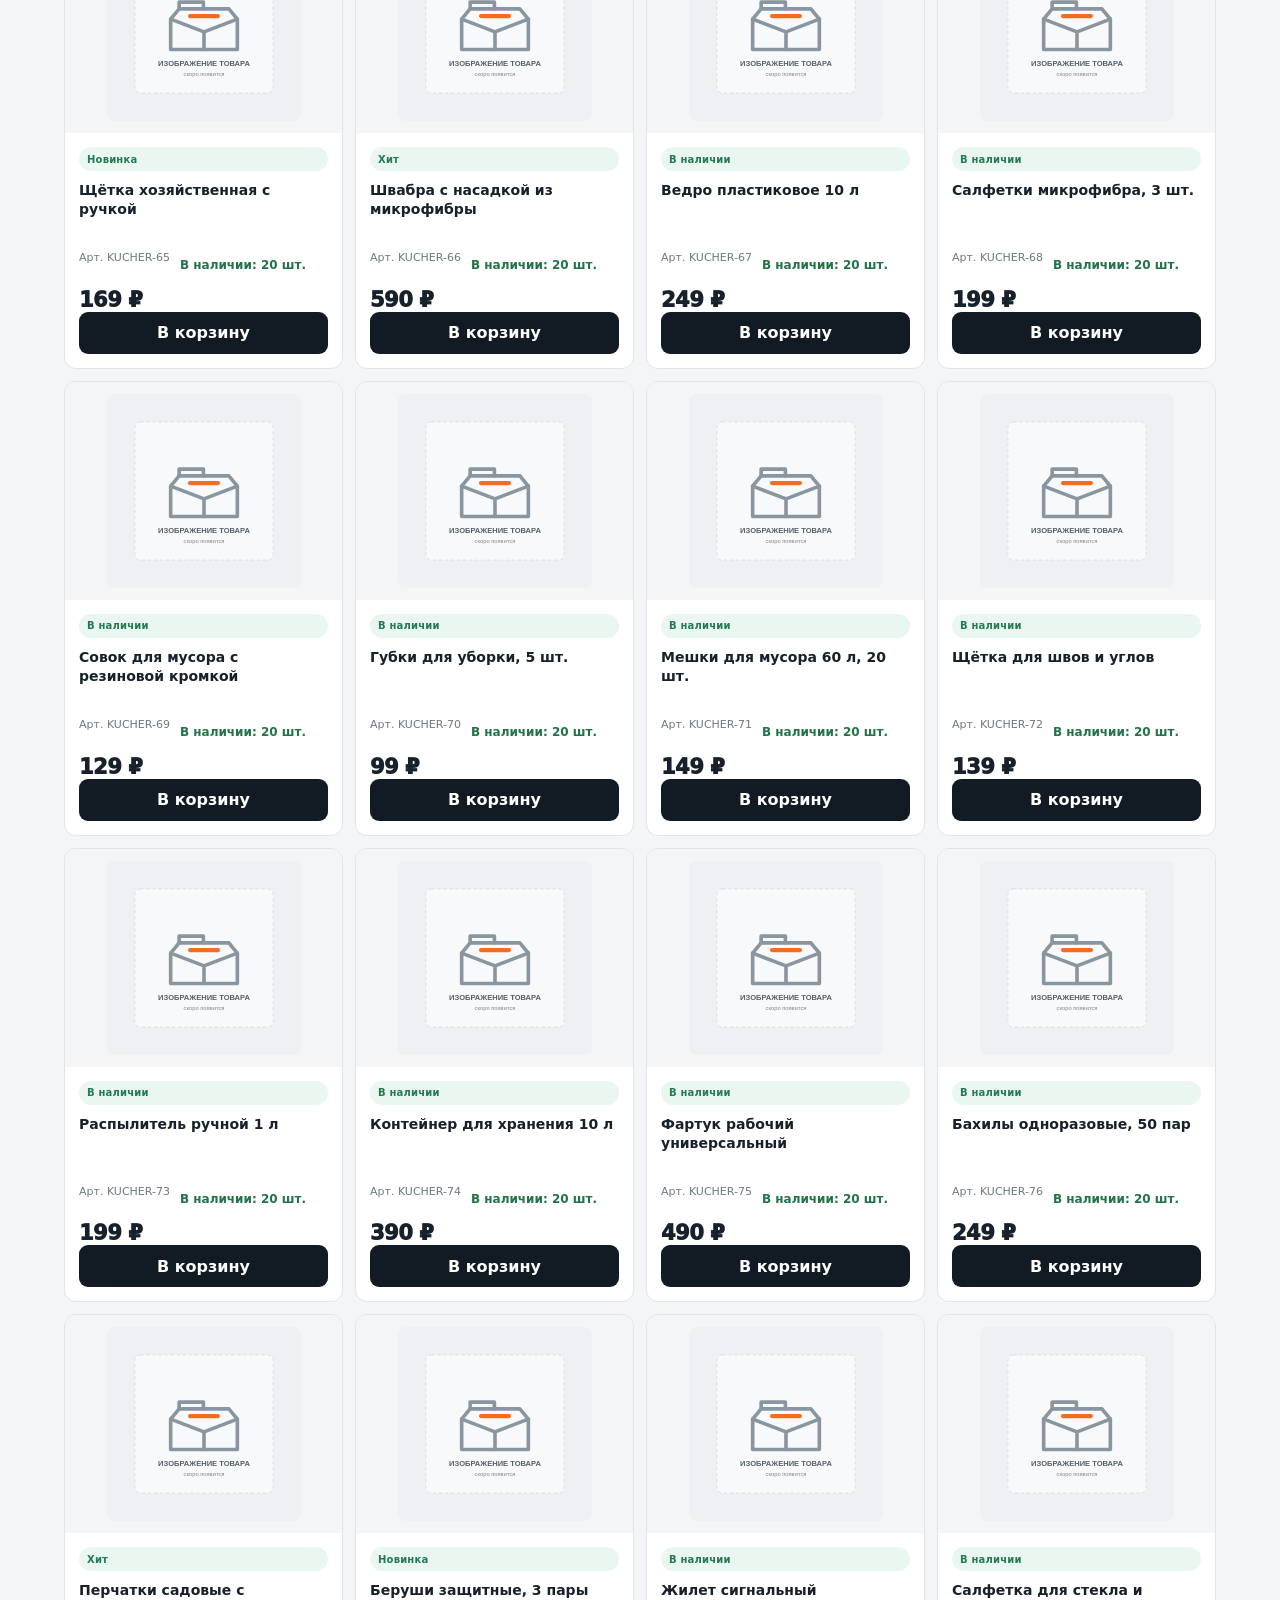
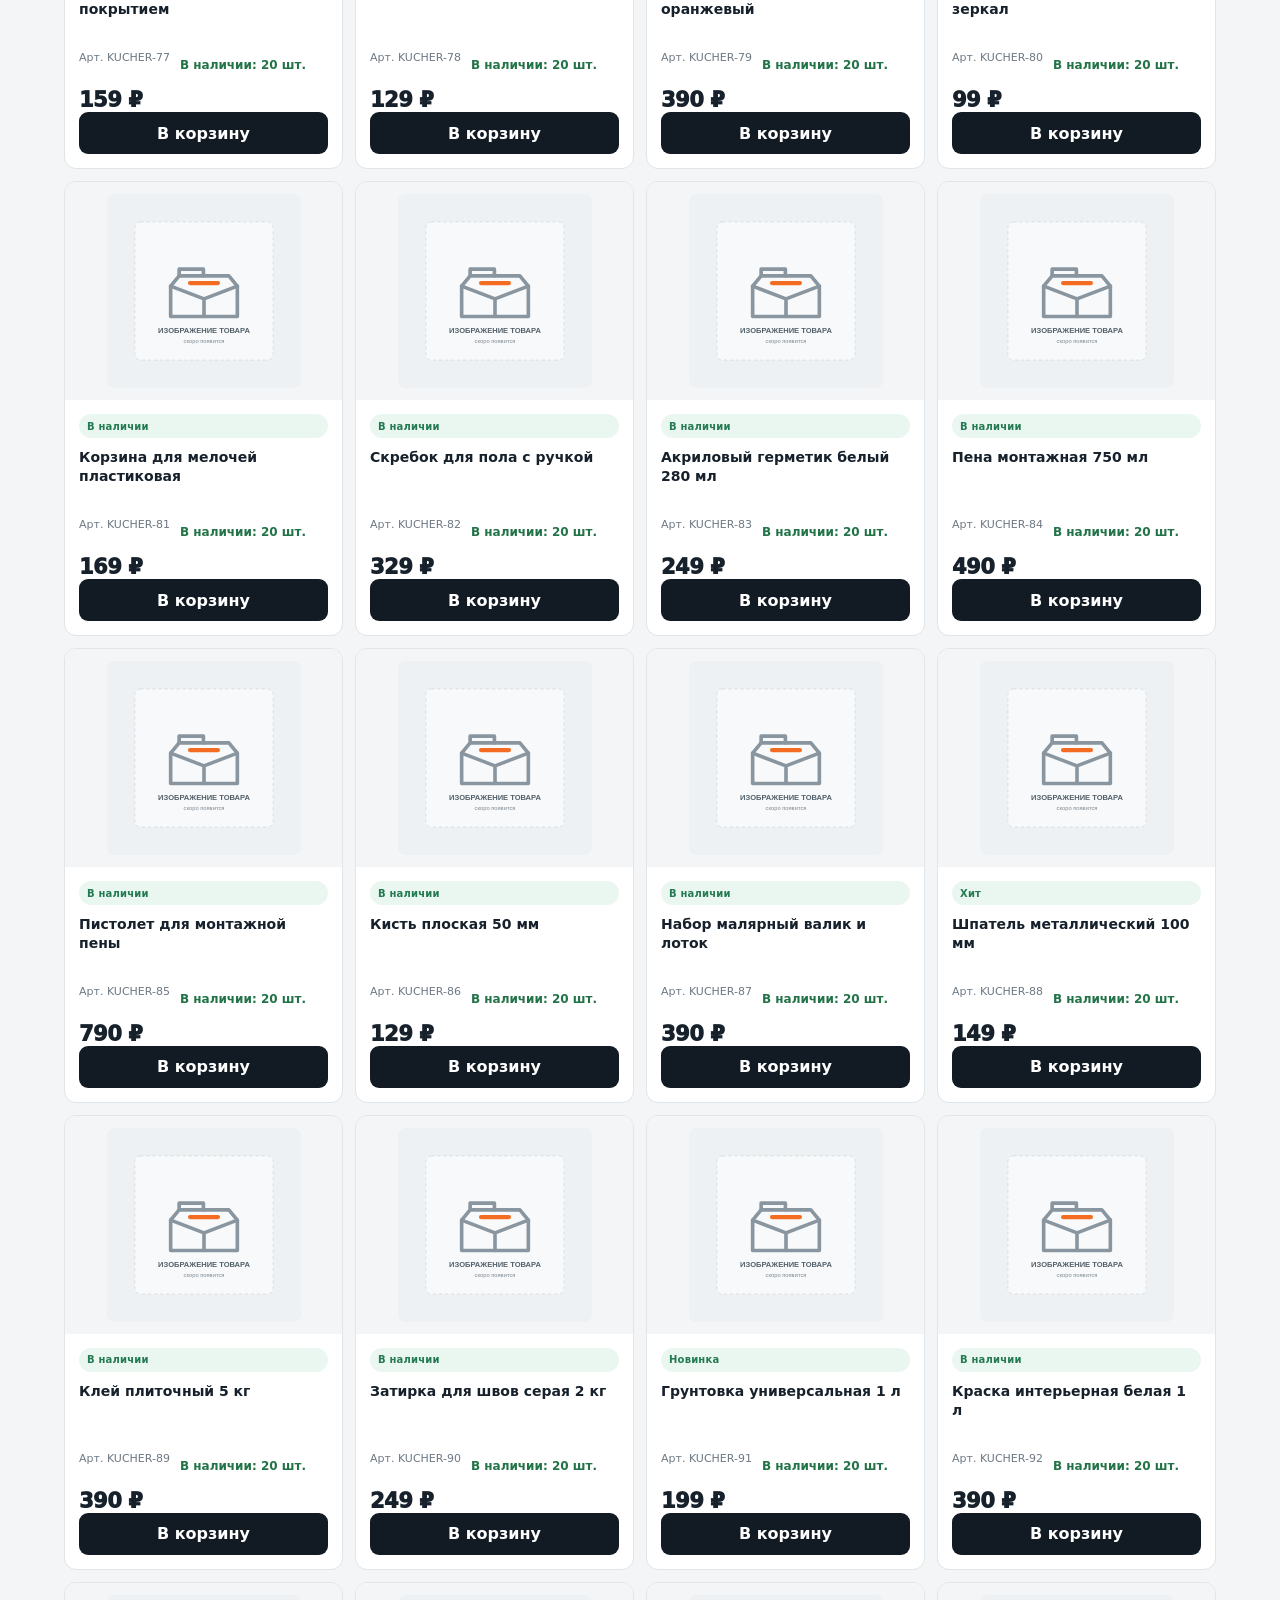
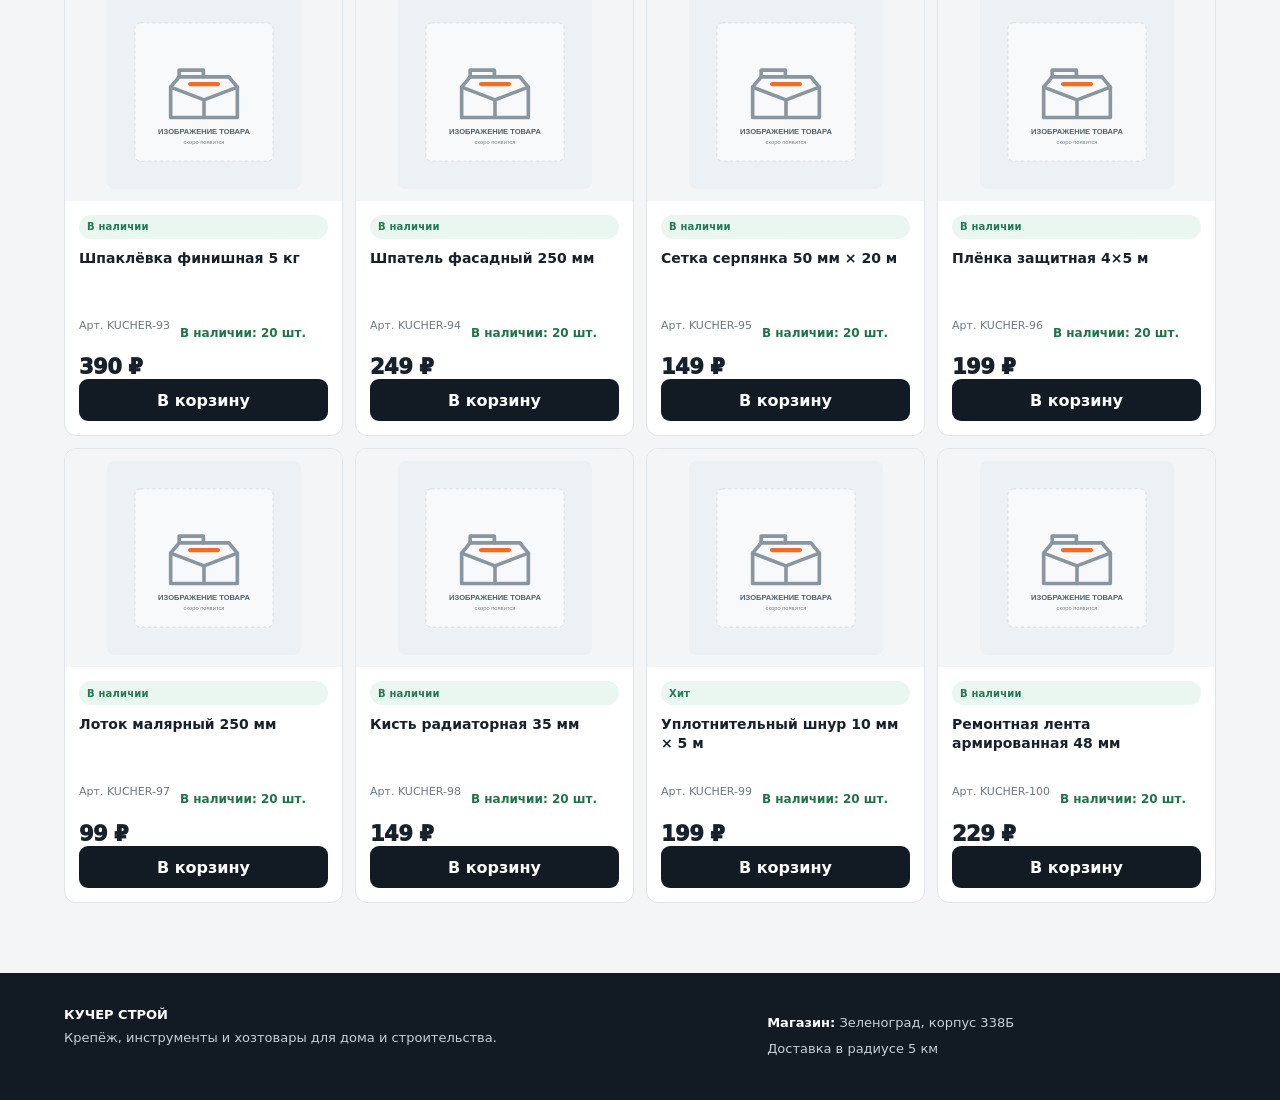
<file: catalog.html>
<!doctype html>
<html lang="ru"><head><meta charset="utf-8"><meta name="viewport" content="width=device-width, initial-scale=1"><meta name="description" content="Каталог Кучер строй: крепёж, инструмент, расходники и товары для ремонта."><title>Каталог - Кучер строй</title><link rel="stylesheet" href="styles.css"><link rel="stylesheet" href="features.css"></head>
<body data-page="catalog"><header class="site-header"></header><main class="section"><div class="wrap"><a class="back-link" href="index.html">← На главную</a><div class="section-heading"><div><h1 id="catalog-title">Каталог товаров</h1><p id="catalog-description">Выберите нужный товар и добавьте его в корзину.</p></div></div><div id="categories" class="categories compact"></div><div class="catalog-toolbar"><div class="catalog-controls" aria-label="Настройки каталога"><label>Категория<select id="category-filter"><option value="">Все категории</option></select></label><label>Характеристика<select id="spec-filter"><option value="">Все характеристики</option></select></label><label>Сортировка<select id="sort-filter"><option value="default">По популярности</option><option value="price-asc">Сначала дешевле</option><option value="price-desc">Сначала дороже</option><option value="name">По названию</option></select></label></div><div id="result" class="result"></div></div><div id="products" class="products"></div><p id="empty" class="empty" hidden>По вашему запросу товары не найдены.</p></div></main><footer class="site-footer"></footer><script src="products.js"></script><script src="config.js"></script><script src="app.js"></script></body></html>
</file>
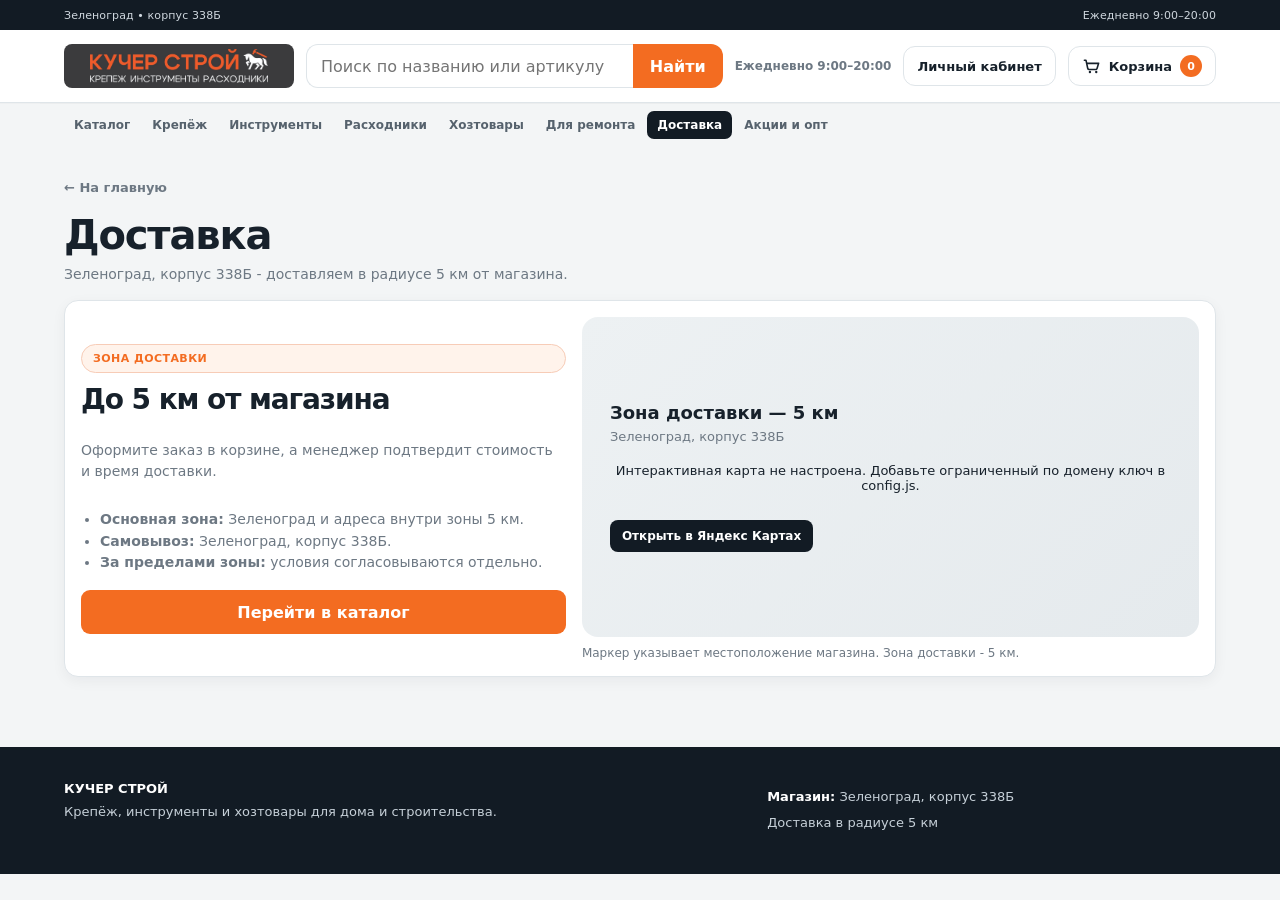
<file: delivery.html>
<!doctype html>
<html lang="ru"><head><meta charset="utf-8"><meta name="viewport" content="width=device-width, initial-scale=1"><meta name="description" content="Доставка Кучер строй по Зеленограду в радиусе 5 км от корпуса 338Б."><title>Доставка - Кучер строй</title><link rel="stylesheet" href="styles.css"><link rel="stylesheet" href="features.css"></head>
<body data-page="delivery"><header class="site-header"></header><main class="section"><div class="wrap"><a class="back-link" href="index.html">← На главную</a><div class="section-heading"><div><h1>Доставка</h1><p>Зеленоград, корпус 338Б - доставляем в радиусе 5 км от магазина.</p></div></div><div class="delivery-section"><div class="delivery-copy"><span class="eyebrow eyebrow-dark">Зона доставки</span><h2>До 5 км от магазина</h2><p>Оформите заказ в корзине, а менеджер подтвердит стоимость и время доставки.</p><ul><li><b>Основная зона:</b> Зеленоград и адреса внутри зоны 5 км.</li><li><b>Самовывоз:</b> Зеленоград, корпус 338Б.</li><li><b>За пределами зоны:</b> условия согласовываются отдельно.</li></ul><a class="button button-primary" href="catalog.html">Перейти в каталог</a></div><div><div id="delivery-map" class="delivery-map" aria-label="Карта магазина и зоны доставки"></div><p class="map-caption">Маркер указывает местоположение магазина. Зона доставки - 5 км.</p></div></div></div></main><footer class="site-footer"></footer><script src="products.js"></script><script src="config.js"></script><script src="app.js"></script></body></html>
</file>
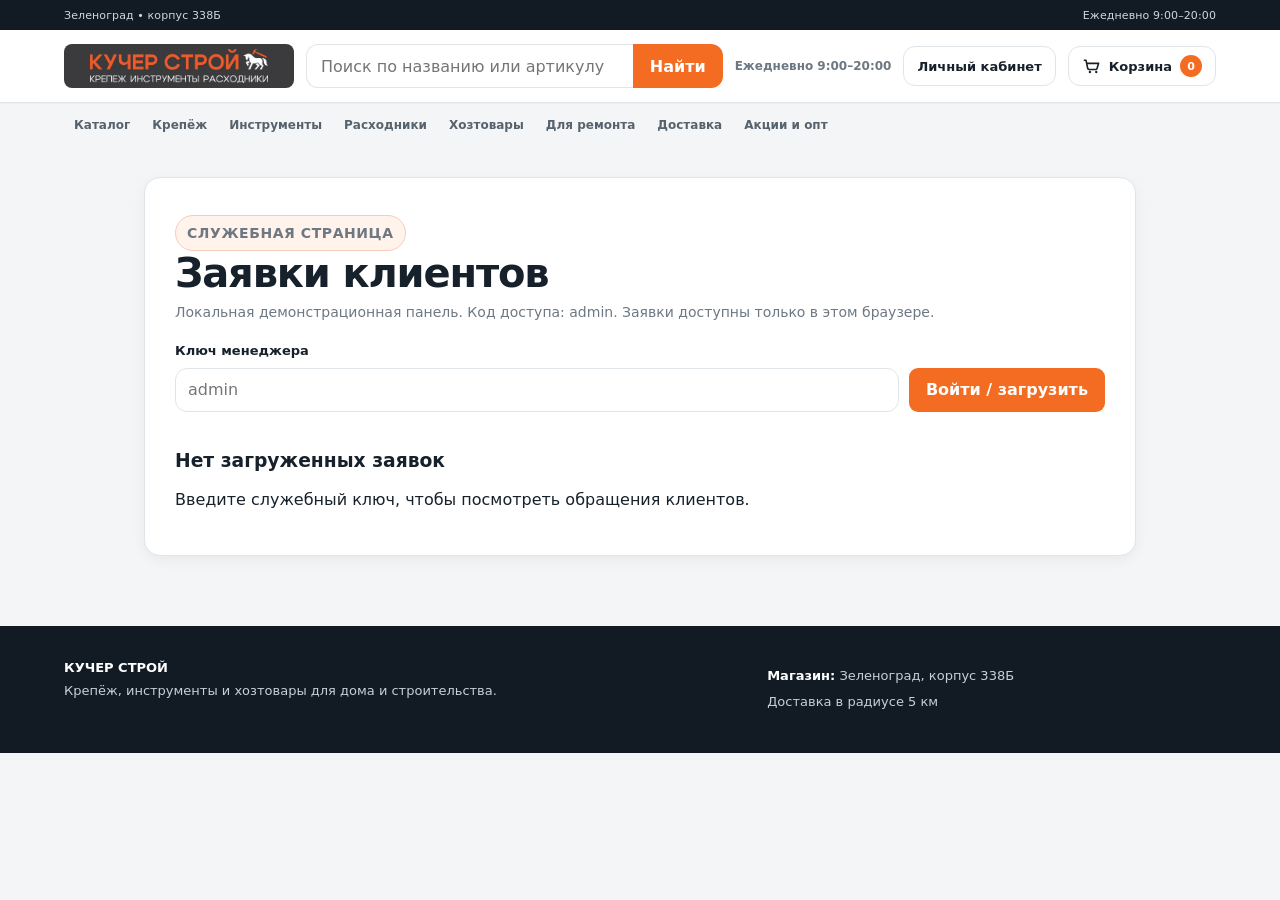
<file: manager.html>
<!doctype html>
<html lang="ru">
<head>
  <meta charset="utf-8">
  <meta name="viewport" content="width=device-width, initial-scale=1">
  <meta name="robots" content="noindex,nofollow">
  <meta name="description" content="Рабочая панель обработки заявок магазина Кучер строй.">
  <title>Заявки менеджеру — Кучер строй</title>
  <link rel="stylesheet" href="styles.css">
  <link rel="stylesheet" href="features.css">
</head>
<body data-page="manager">
  <header class="site-header"></header>
  <main class="section">
    <div class="wrap manager-console-page">
      <section class="panel manager-console-card">
        <div class="section-heading">
          <div><span class="eyebrow eyebrow-dark">Служебная страница</span><h1>Заявки клиентов</h1><p>Локальная демонстрационная панель. Код доступа: admin. Заявки доступны только в этом браузере.</p></div>
        </div>
        <form id="manager-auth-form" class="manager-key-form">
          <label for="manager-api-key">Ключ менеджера</label>
          <input id="manager-api-key" type="password" autocomplete="current-password" required maxlength="300" placeholder="admin">
          <button class="button button-primary" type="submit">Войти / загрузить</button>
        </form>
        <button id="manager-refresh" class="button button-secondary manager-refresh" type="button" hidden>Обновить список</button>
        <p id="manager-page-error" class="auth-error" role="alert" hidden></p>
        <p id="manager-page-status" class="form-success" role="status" hidden></p>
        <div id="manager-queue" class="manager-queue"><div class="cabinet-empty-state"><h3>Нет загруженных заявок</h3><p>Введите служебный ключ, чтобы посмотреть обращения клиентов.</p></div></div>
      </section>
    </div>
  </main>
  <footer class="site-footer"></footer>
  <script src="products.js"></script>
  <script src="config.js"></script>
  <script src="app.js"></script>
</body>
</html>
</file>
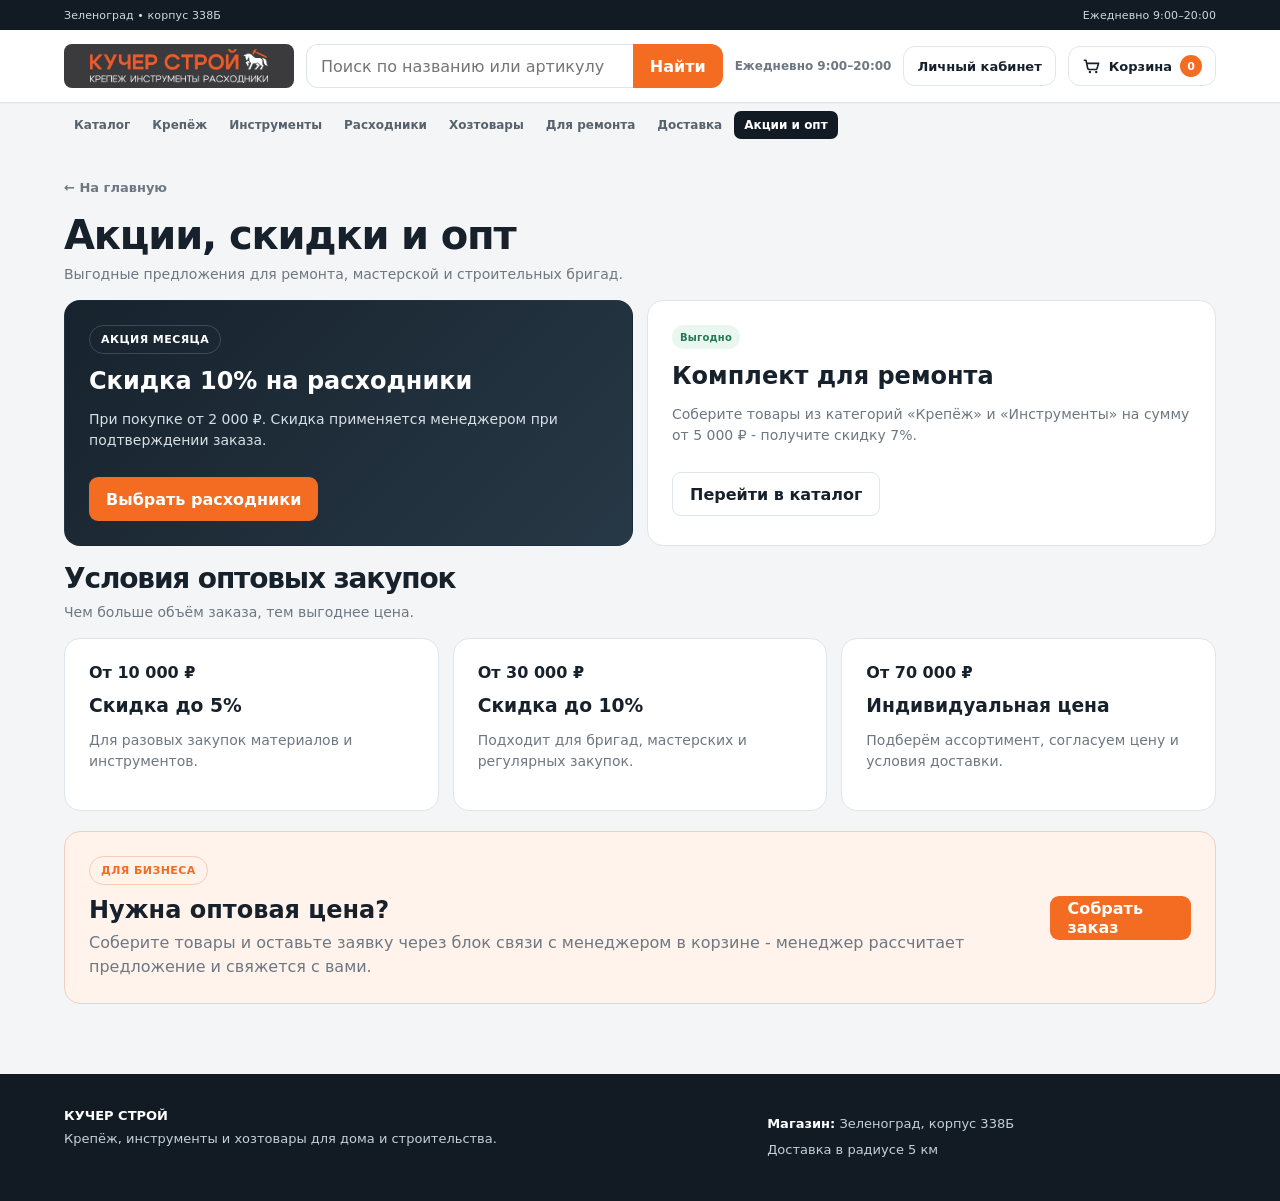
<file: offers.html>
<!doctype html>
<html lang="ru"><head><meta charset="utf-8"><meta name="viewport" content="width=device-width, initial-scale=1"><meta name="description" content="Акции, скидки и условия оптовых закупок Кучер строй."><title>Акции и опт - Кучер строй</title><link rel="stylesheet" href="styles.css"><link rel="stylesheet" href="features.css"></head>
<body data-page="offers"><header class="site-header"></header><main class="section"><div class="wrap"><a class="back-link" href="index.html">← На главную</a><div class="section-heading"><div><h1>Акции, скидки и опт</h1><p>Выгодные предложения для ремонта, мастерской и строительных бригад.</p></div></div><section class="offers-grid"><article class="offer-card offer-accent"><span class="eyebrow">Акция месяца</span><h2>Скидка 10% на расходники</h2><p>При покупке от 2 000 ₽. Скидка применяется менеджером при подтверждении заказа.</p><a class="button button-primary" href="catalog.html?category=%D0%A0%D0%B0%D1%81%D1%85%D0%BE%D0%B4%D0%BD%D0%B8%D0%BA%D0%B8">Выбрать расходники</a></article><article class="offer-card"><span class="badge">Выгодно</span><h2>Комплект для ремонта</h2><p>Соберите товары из категорий «Крепёж» и «Инструменты» на сумму от 5 000 ₽ - получите скидку 7%.</p><a class="button choice-secondary" href="catalog.html">Перейти в каталог</a></article></section><section class="section-inner"><div class="section-heading"><div><h2>Условия оптовых закупок</h2><p>Чем больше объём заказа, тем выгоднее цена.</p></div></div><div class="wholesale-grid"><article class="offer-card"><b>От 10 000 ₽</b><h3>Скидка до 5%</h3><p>Для разовых закупок материалов и инструментов.</p></article><article class="offer-card"><b>От 30 000 ₽</b><h3>Скидка до 10%</h3><p>Подходит для бригад, мастерских и регулярных закупок.</p></article><article class="offer-card"><b>От 70 000 ₽</b><h3>Индивидуальная цена</h3><p>Подберём ассортимент, согласуем цену и условия доставки.</p></article></div><article class="wholesale-callout"><div><span class="eyebrow eyebrow-dark">Для бизнеса</span><h2>Нужна оптовая цена?</h2><p>Соберите товары и оставьте заявку через блок связи с менеджером в корзине - менеджер рассчитает предложение и свяжется с вами.</p></div><a class="button button-primary" href="catalog.html">Собрать заказ</a></article></section></div></main><footer class="site-footer"></footer><script src="products.js"></script><script src="config.js"></script><script src="app.js"></script></body></html>
</file>
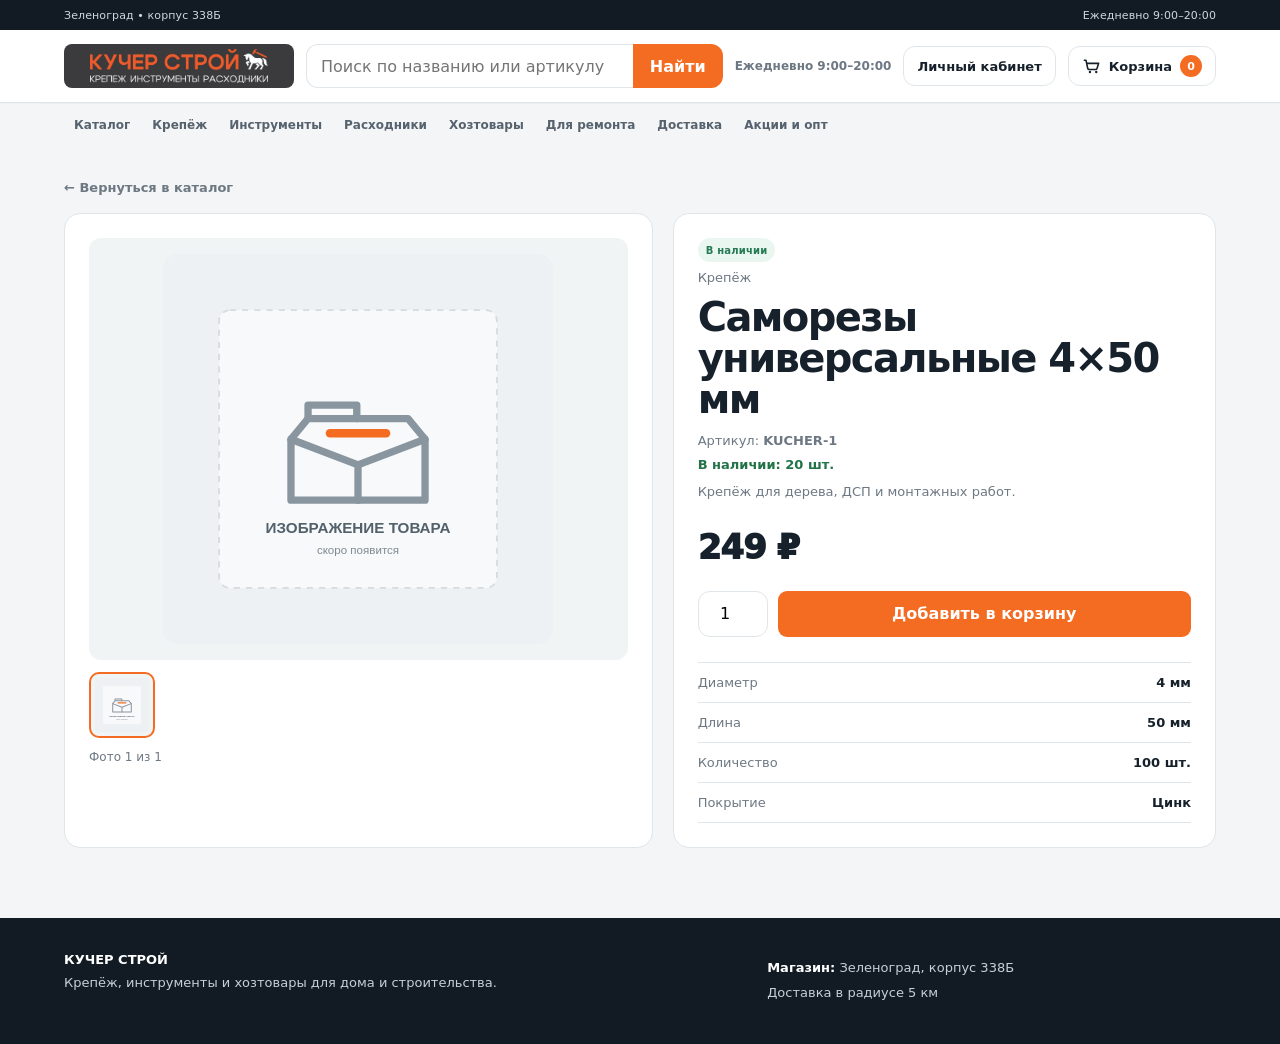
<file: product.html>
<!doctype html>
<html lang="ru"><head><meta charset="utf-8"><meta name="viewport" content="width=device-width, initial-scale=1"><title>Товар - Кучер строй</title><link rel="stylesheet" href="styles.css"><link rel="stylesheet" href="features.css"></head>
<body data-page="product"><header class="site-header"></header><main class="section"><div class="wrap"><a class="back-link" href="catalog.html">← Вернуться в каталог</a><div id="product-detail" class="product-detail"></div></div></main><footer class="site-footer"></footer><script src="products.js"></script><script src="config.js"></script><script src="app.js"></script></body></html>
</file>
<file: styles.css>
[hidden]{display:none!important}
:root{
  --ink:#17212b;
  --ink-soft:#2d3a46;
  --muted:#6d7883;
  --muted-2:#8b959e;
  --orange:#f36c21;
  --orange-dark:#d95612;
  --orange-soft:#fff1e8;
  --dark:#111922;
  --dark-2:#1a2631;
  --bg:#f4f6f7;
  --surface:#fff;
  --surface-soft:#eef2f4;
  --line:#e1e6ea;
  --green:#247a52;
  --red:#b4462f;
  --shadow-sm:0 6px 18px rgba(17,25,34,.06);
  --shadow-md:0 14px 38px rgba(17,25,34,.09);
  --shadow-lg:0 26px 70px rgba(17,25,34,.16);
  --radius-sm:8px;
  --radius-md:12px;
  --radius-lg:16px;
  --radius-xl:20px;
}
*{box-sizing:border-box}
html{scroll-behavior:smooth}
body{margin:0;background:var(--bg);color:var(--ink);font-family:Inter,ui-sans-serif,system-ui,-apple-system,BlinkMacSystemFont,"Segoe UI",sans-serif;-webkit-font-smoothing:antialiased}
a{color:inherit;text-decoration:none}
a:hover{color:var(--orange)}
button,input,select{font:inherit}
button{cursor:pointer}
.wrap{width:min(1200px,100%);margin:0 auto;padding:0 24px}
.topbar{background:var(--dark);color:#cfd7de;font-size:12px;letter-spacing:.01em}
.topbar .wrap{height:36px;display:flex;align-items:center;justify-content:space-between}
.site-header{position:sticky;top:0;z-index:50;background:rgba(255,255,255,.98);border-bottom:1px solid rgba(225,230,234,.92);box-shadow:0 8px 24px rgba(17,25,34,.08)}
.head{position:relative}
.head{min-height:84px;display:grid;grid-template-columns:minmax(180px,270px) auto minmax(280px,1fr) auto auto auto;align-items:center;gap:18px}
.logo{display:flex;align-items:center;width:clamp(180px,22vw,270px);aspect-ratio:1823 / 355;height:auto;overflow:hidden;border-radius:10px;background:#3b3b3d;flex:0 1 clamp(180px,22vw,270px);min-width:0}
.logo img{display:block;width:100%;height:100%;max-width:100%;max-height:100%;padding:4px;box-sizing:border-box;object-fit:contain;object-position:center}
.logo:hover{color:inherit}

.tag{padding-left:18px;border-left:1px solid var(--line);color:var(--muted);font-size:11px;line-height:1.35}
.search{display:flex;min-width:0}
.search input{flex:1;min-width:0;height:44px;padding:0 14px;border:1px solid var(--line);border-right:0;border-radius:var(--radius-md) 0 0 var(--radius-md);background:#fff;color:var(--ink);outline:none;transition:border-color .2s,box-shadow .2s}
.search input:focus{border-color:#f6a67a;box-shadow:0 0 0 3px rgba(243,108,33,.10)}
.search button,.button{min-height:44px;border:0;border-radius:var(--radius-md);padding:0 17px;font-weight:800;transition:transform .18s ease,box-shadow .18s ease,background .18s ease,color .18s ease,border-color .18s ease}
.search button{background:var(--orange);color:#fff;border-radius:0 var(--radius-md) var(--radius-md) 0}
.search button:hover{background:var(--orange-dark)}
.phone{font-size:13px;font-weight:850;white-space:nowrap}
.account-link,.cart-link,.logout-button{display:inline-flex;align-items:center;gap:8px;min-height:42px;padding:0 13px;border:1px solid var(--line);border-radius:var(--radius-md);background:#fff;font-size:13px;font-weight:850;white-space:nowrap;transition:background .18s,border-color .18s,color .18s}
.account-link:hover,.cart-link:hover,.logout-button:hover{border-color:#f4b28f;background:var(--orange-soft);color:var(--orange)}
.logout-button{color:var(--muted)}
.cart-icon{width:19px;height:19px;flex:0 0 19px}
.cart-icon circle{fill:currentColor;stroke:none}
.cart-count{display:inline-flex;align-items:center;justify-content:center;min-width:22px;height:22px;padding:0 6px;border-radius:999px;background:var(--orange);color:#fff;font-size:11px;line-height:1}
.nav{display:flex;gap:4px;overflow:auto;padding:9px 24px 11px;scrollbar-width:none}
.nav::-webkit-scrollbar{display:none}
.nav a{padding:8px 11px;border-radius:var(--radius-sm);font-size:13px;font-weight:760;color:#53606b;white-space:nowrap}
.nav a:hover{background:var(--surface-soft);color:var(--ink)}
.nav a.active{background:var(--dark);color:#fff}
.section{padding:34px 0}
.section-heading{display:flex;align-items:flex-end;justify-content:space-between;gap:18px;margin-bottom:20px}
.section-heading h1,.section-heading h2{margin:0;letter-spacing:-1.15px;line-height:1.1}
.section-heading h1{font-size:40px}
.section-heading h2{font-size:30px}
.section-heading p,.section-heading span,.result{margin:7px 0 0;color:var(--muted);font-size:14px;line-height:1.45}
.hero{padding:26px 0 12px}
.hero-box{min-height:440px;position:relative;overflow:hidden;display:grid;grid-template-columns:minmax(0,1.15fr) minmax(320px,.85fr);align-items:center;padding:54px 58px;border-radius:var(--radius-xl);background:linear-gradient(135deg,#111922 0%,#1c2935 58%,#2d3f4f 100%);color:#fff;box-shadow:var(--shadow-lg)}
.hero-box:after{content:"";position:absolute;right:-130px;bottom:-170px;width:470px;height:470px;border-radius:50%;background:radial-gradient(circle,rgba(243,108,33,.88),rgba(243,108,33,0) 68%);pointer-events:none}
.hero-copy{position:relative;z-index:2;max-width:650px}
.hero h1{max-width:650px;margin:18px 0 14px;font-size:56px;line-height:.98;letter-spacing:-2.8px}
.hero p{max-width:560px;margin:0;font-size:18px;line-height:1.55;color:#d7e0e6}
.eyebrow{display:inline-flex;align-items:center;padding:7px 11px;border:1px solid rgba(255,255,255,.16);border-radius:999px;font-size:11px;font-weight:850;letter-spacing:.04em;text-transform:uppercase}
.eyebrow-dark{border-color:#f7ccb7;background:var(--orange-soft);color:var(--orange)}
.hero-actions{display:flex;align-items:center;gap:12px;margin-top:26px;flex-wrap:wrap}
.button{display:inline-flex;align-items:center;justify-content:center;gap:8px}
.button:hover{transform:translateY(-1px);box-shadow:var(--shadow-sm)}
.button-primary{background:var(--orange);color:#fff}
.button-primary:hover{background:var(--orange-dark);color:#fff}
.button-secondary,.choice-secondary{background:#fff;border:1px solid var(--line);color:var(--ink)}
.button-secondary:hover,.choice-secondary:hover{border-color:#f2aa86;background:var(--orange-soft);color:var(--orange)}
.hero-stats{display:flex;gap:12px;margin-top:28px;flex-wrap:wrap}
.hero-stat{min-width:120px;padding:12px 14px;border:1px solid rgba(255,255,255,.13);border-radius:var(--radius-md);background:rgba(255,255,255,.06)}
.hero-stat strong{display:block;font-size:17px}.hero-stat span{display:block;margin-top:3px;color:#aebbc4;font-size:11px}
.hero-art{position:relative;z-index:1;min-height:310px;display:flex;align-items:center;justify-content:center}
.hero-card{position:absolute;width:210px;padding:12px;border-radius:18px;background:#fff;box-shadow:0 20px 44px rgba(0,0,0,.22)}
.hero-card img{display:block;width:100%;height:170px;object-fit:contain;border-radius:12px;background:#f2f4f5}
.hero-card span{display:block;margin:9px 4px 2px;color:var(--ink);font-weight:850;font-size:13px}
.hero-card small{display:block;margin:0 4px 4px;color:var(--muted);font-size:11px}
.hero-card-main{transform:rotate(-5deg);left:18px;top:24px}.hero-card-side{transform:rotate(7deg);right:5px;bottom:12px;width:180px}.hero-card-side img{height:145px}
.categories{display:grid;grid-template-columns:repeat(5,1fr);gap:12px}
.category{position:relative;min-height:102px;padding:18px;border:1px solid var(--line);border-radius:var(--radius-lg);background:var(--surface);font-weight:850;text-align:left;transition:transform .18s ease,border-color .18s ease,box-shadow .18s ease,background .18s ease}
.category:before{content:"";display:block;width:34px;height:34px;margin-bottom:14px;border-radius:10px;background:var(--orange-soft)}
.category:hover{transform:translateY(-2px);border-color:#d4dce2;box-shadow:var(--shadow-md)}
.category.active{transform:translateY(-1px);border-color:var(--dark);background:var(--dark);color:#fff;box-shadow:var(--shadow-md)}
.category.active span{color:#c8d1d8}
.category.active .category-icon{background:var(--orange-soft);color:var(--orange)}
.category span{display:block;margin-top:6px;color:var(--muted);font-size:12px;font-weight:500;line-height:1.35}
.compact{margin-bottom:22px}.compact .category{min-height:0;padding:13px 14px}.compact .category:before{display:none}.compact .category span{display:none}
.products{display:grid;grid-template-columns:repeat(4,1fr);gap:14px}
.product-card{overflow:hidden;border:1px solid var(--line);border-radius:var(--radius-lg);background:#fff;transition:transform .18s ease,border-color .18s ease,box-shadow .18s ease}
.product-card:hover{transform:translateY(-3px);border-color:#d4dce2;box-shadow:var(--shadow-md)}
.product-image{position:relative;display:block;height:218px;padding:14px;background:linear-gradient(180deg,#f6f7f8,#eef2f4)}
.product-image img{width:100%;height:100%;object-fit:contain;transition:transform .25s ease}.product-card:hover .product-image img{transform:scale(1.025)}
.photo-count{position:absolute;right:10px;bottom:10px;padding:5px 8px;border-radius:999px;background:rgba(23,33,43,.86);color:#fff;font-size:11px;font-weight:750}
.product-body{padding:16px}.badge{display:inline-flex;align-items:center;min-height:24px;padding:0 8px;border-radius:999px;background:#eaf7f0;color:var(--green);font-size:10px;font-weight:850;letter-spacing:.02em}
.product-name{display:block;min-height:45px;margin:10px 0 8px;font-weight:850;line-height:1.35}.product-name:hover{color:var(--ink)}
.price{font-size:22px;font-weight:950;letter-spacing:-.5px}.card-action{width:100%;margin-top:13px;background:var(--dark);color:#fff}.card-action:hover{background:var(--orange)}
.empty{padding:32px;border:1px dashed #cfd7dd;border-radius:var(--radius-lg);background:#fff;text-align:center;color:var(--muted)}
.benefits{display:grid;grid-template-columns:repeat(4,1fr);gap:12px}.benefits article{position:relative;padding:20px;border:1px solid var(--line);border-radius:var(--radius-lg);background:#fff}.benefits article:before{content:"";display:block;width:10px;height:10px;margin-bottom:14px;border-radius:50%;background:var(--orange)}.benefits b{display:block;margin-bottom:7px;font-size:14px}.benefits span{color:var(--muted);font-size:13px;line-height:1.45}
.site-footer{margin-top:40px;background:var(--dark);color:#c6d0d8}.footer-content{display:grid;grid-template-columns:1.2fr .8fr;gap:30px;padding:34px 24px;font-size:13px}.footer-content b{color:#fff}.footer-content p{margin:7px 0;line-height:1.45}
.back-link{display:inline-flex;align-items:center;gap:6px;margin-bottom:18px;color:var(--muted);font-weight:800;font-size:13px}.back-link:hover{color:var(--orange)}
.panel{padding:24px;border:1px solid var(--line);border-radius:var(--radius-lg);background:#fff;box-shadow:var(--shadow-sm)}
.product-detail{display:grid;grid-template-columns:1.04fr .96fr;gap:20px}.detail-image,.detail-info{padding:24px;border:1px solid var(--line);border-radius:var(--radius-lg);background:#fff}.detail-image{min-height:500px}.gallery{display:grid;gap:12px}.gallery-main{position:relative;display:flex;align-items:center;justify-content:center;min-height:420px;padding:16px;border-radius:var(--radius-md);background:#f1f4f5}.gallery-main img{width:100%;height:390px;object-fit:contain}.gallery-control{position:absolute;top:50%;width:42px;height:42px;transform:translateY(-50%);border:1px solid var(--line);border-radius:50%;background:#fff;color:var(--ink);box-shadow:var(--shadow-sm);font-size:25px;cursor:pointer}.gallery-control:hover{background:var(--orange);border-color:var(--orange);color:#fff}.gallery-prev{left:14px}.gallery-next{right:14px}.gallery-thumbnails{display:flex;gap:9px;flex-wrap:wrap}.gallery-thumbnail{width:66px;height:66px;padding:4px;border:2px solid transparent;border-radius:10px;background:#f1f4f5;cursor:pointer}.gallery-thumbnail.active{border-color:var(--orange)}.gallery-thumbnail img{width:100%;height:100%;object-fit:contain}.gallery-status{margin:0;color:var(--muted);font-size:12px}
.detail-info>p{margin:8px 0;color:var(--muted);font-size:13px}.detail-info h1{margin:12px 0;font-size:40px;line-height:1.03;letter-spacing:-1.6px}.description{color:var(--muted);line-height:1.6;font-size:14px}.detail-price{margin:24px 0;font-size:34px;font-weight:950;letter-spacing:-1px}.add-row{display:flex;gap:10px}.quantity{width:70px;height:46px;padding:0 11px;border:1px solid var(--line);border-radius:var(--radius-md);text-align:center;outline:none}.quantity:focus{border-color:#f5ab86;box-shadow:0 0 0 3px rgba(243,108,33,.1)}.add-row .button{flex:1}.specs{margin-top:25px;border-top:1px solid var(--line)}.spec{display:flex;justify-content:space-between;gap:20px;padding:12px 0;border-bottom:1px solid var(--line);font-size:13px}.spec span{color:var(--muted)}
.cart-layout{display:grid;grid-template-columns:1.3fr .7fr;gap:16px}.cart-heading{display:flex;align-items:flex-end;justify-content:space-between;gap:16px;margin-bottom:18px}.cart-heading h1{margin:0;font-size:40px;letter-spacing:-1.4px}.cart-item{display:grid;grid-template-columns:86px 1fr auto;gap:15px;align-items:center;padding:15px 0;border-bottom:1px solid var(--line)}.cart-item:last-child{border-bottom:0}.cart-item img{width:86px;height:78px;object-fit:contain;background:#f1f4f5;border-radius:10px}.cart-item h3{margin:5px 0;font-size:15px}.item-actions{text-align:right}.item-actions input{width:52px;height:36px;border:1px solid var(--line);border-radius:8px;text-align:center}.remove{margin-top:8px;border:0;background:none;color:var(--red);font-size:12px;font-weight:800;cursor:pointer}.order-summary{position:sticky;top:112px;height:max-content}.order-summary h2{margin:0;font-size:22px}.total-row{display:flex;justify-content:space-between;padding:16px 0;margin:10px 0 16px;border-block:1px solid var(--line);font-size:18px}.order-summary .button{width:100%;margin-top:8px}.notice{color:var(--muted);font-size:12px;line-height:1.5}.button-danger{background:var(--orange-soft);border:1px solid #f4c3aa;color:var(--orange)}.button-danger:hover:not(:disabled){background:#ffe5d7;border-color:#efa67e;color:var(--orange-dark)}.button-danger:disabled{opacity:.45;cursor:not-allowed}
.catalog-controls{display:grid;grid-template-columns:repeat(3,1fr);gap:12px;margin:0 0 18px}.catalog-controls label{display:grid;gap:6px;color:var(--muted);font-size:12px;font-weight:800}.catalog-controls select{width:100%;height:44px;padding:0 12px;border:1px solid var(--line);border-radius:var(--radius-md);background:#fff;color:var(--ink);outline:none}.catalog-controls select:focus{border-color:#f5ab86;box-shadow:0 0 0 3px rgba(243,108,33,.1)}
.offers-grid,.wholesale-grid{display:grid;grid-template-columns:repeat(2,1fr);gap:14px}.wholesale-grid{grid-template-columns:repeat(3,1fr)}.offer-card{padding:24px;border:1px solid var(--line);border-radius:var(--radius-lg);background:#fff}.offer-card h2,.offer-card h3{margin:13px 0 9px}.offer-card p{color:var(--muted);line-height:1.5;font-size:14px}.offer-card .button{margin-top:12px}.offer-accent{background:linear-gradient(135deg,#17232d,#273846);color:#fff;border-color:transparent}.offer-accent p{color:#d8e0e6}.wholesale-callout{display:flex;align-items:center;justify-content:space-between;gap:24px;margin-top:20px;padding:24px;border:1px solid #f3cfbd;border-radius:var(--radius-lg);background:var(--orange-soft)}.wholesale-callout h2{margin:11px 0 7px}.wholesale-callout p{margin:0;color:var(--muted);line-height:1.5}
.delivery-section{display:grid;grid-template-columns:.88fr 1.12fr;gap:18px;align-items:center;padding:18px;border:1px solid var(--line);border-radius:var(--radius-xl);background:#fff;box-shadow:var(--shadow-sm)}.delivery-copy{display:flex;flex-direction:column;justify-content:center}.delivery-copy h2{margin:10px 0;font-size:30px;letter-spacing:-1.1px}.delivery-copy p,.delivery-copy li{color:var(--muted);line-height:1.55;font-size:14px}.delivery-copy ul{padding-left:19px;margin:12px 0 16px}.delivery-map{position:relative;height:350px;border-radius:var(--radius-lg);overflow:hidden;background:#eef1f3}.map-api-placeholder{display:flex;align-items:center;justify-content:center;height:100%;padding:24px;text-align:center;color:var(--muted);background:#eef1f3}.map-caption{margin:9px 0 0;color:var(--muted);font-size:12px}
.order-choice-modal{position:fixed;inset:0;z-index:1000;display:grid;place-items:center;padding:20px}.order-choice-backdrop{position:absolute;inset:0;background:rgba(11,18,25,.62);backdrop-filter:blur(2px)}.order-choice-card{position:relative;z-index:1;width:min(600px,100%);padding:30px;border-radius:var(--radius-xl);background:#fff;box-shadow:var(--shadow-lg)}.order-choice-close{position:absolute;right:14px;top:14px;width:36px;height:36px;border:0;border-radius:50%;background:#f1f4f5;color:var(--ink);font-size:23px;cursor:pointer}.order-choice-close:hover{background:var(--orange-soft);color:var(--orange)}.order-choice-card h2{margin:15px 50px 7px 0;font-size:26px;letter-spacing:-.7px}.order-choice-card>p{color:var(--muted);margin:0}.order-choice-actions{display:grid;grid-template-columns:1fr 1fr;gap:10px;margin-top:20px}.order-choice-actions .button{min-height:54px}.manager-form{display:grid;gap:11px;margin-top:18px;padding-top:18px;border-top:1px solid var(--line)}.manager-form label,.cabinet-form label{display:grid;gap:7px;font-size:12px;font-weight:850}.manager-form input,.cabinet-form input{width:100%;height:44px;padding:0 12px;border:1px solid var(--line);border-radius:var(--radius-md);outline:none}.manager-form input:focus,.cabinet-form input:focus{border-color:#f5ab86;box-shadow:0 0 0 3px rgba(243,108,33,.1)}.optional{font-weight:500;color:var(--muted)}.manager-success,.form-success{color:var(--green);font-size:12px;font-weight:800}
.auth-wrap{max-width:520px;margin:0 auto}.auth-card{padding:30px}.auth-tabs{display:grid;grid-template-columns:1fr 1fr;gap:4px;padding:4px;background:#eef2f4;border-radius:var(--radius-md);margin:20px 0}.auth-tab{border:0;background:transparent;padding:11px;border-radius:10px;font-weight:850;cursor:pointer;color:var(--muted)}.auth-tab.active{background:#fff;color:var(--ink);box-shadow:var(--shadow-sm)}.auth-form{display:grid;gap:13px}.auth-form label{display:grid;gap:7px;font-size:12px;font-weight:850}.auth-form input{width:100%;height:46px;padding:0 12px;border:1px solid var(--line);border-radius:var(--radius-md);outline:none}.auth-form input:focus{border-color:#f5ab86;box-shadow:0 0 0 3px rgba(243,108,33,.1)}.auth-form .button{width:100%}.auth-error{color:#c23c2a;font-size:12px;font-weight:800;margin:0}.auth-note{font-size:11px;color:var(--muted);margin-top:16px;line-height:1.5}
.cabinet-grid{display:grid;grid-template-columns:.75fr 1.25fr;gap:16px}.panel-heading{display:flex;align-items:center;justify-content:space-between;gap:16px;margin-bottom:16px}.panel-heading h2{margin:0;font-size:21px;letter-spacing:-.4px}.cabinet-form{display:grid;gap:13px}.cabinet-cart-list{display:grid;gap:8px}.cabinet-cart-item{display:grid;grid-template-columns:54px 1fr auto;gap:11px;align-items:center;padding:10px 0;border-bottom:1px solid var(--line)}.cabinet-cart-item img{width:54px;height:54px;border-radius:8px;background:#f1f4f5;object-fit:contain}.cabinet-cart-item div{display:grid;gap:4px}.cabinet-cart-item span{font-size:12px;color:var(--muted)}.cabinet-total{display:flex;justify-content:space-between;margin:14px 0;font-size:18px}.cabinet-checkout{width:100%}.history-item{padding:14px 0;border-bottom:1px solid var(--line)}.history-item:last-child{border-bottom:0}.history-item>div{display:flex;justify-content:space-between;gap:15px}.history-item span{color:var(--muted);font-size:12px}.history-item summary{margin-top:8px;color:var(--muted);cursor:pointer;font-size:12px}.history-item details p{margin:7px 0 0;font-size:12px}.request-item{display:flex;justify-content:space-between;padding:10px 0;border-bottom:1px solid var(--line);font-size:12px}.section-inner{padding:18px 0 0}
body[data-page="cart"]{min-height:100vh;display:flex;flex-direction:column;background:var(--dark)}body[data-page="cart"] main{flex:1;background:var(--bg)}body[data-page="cart"] .site-footer{margin-top:0}
.hero-product-note{font-size:12px;color:#b8c3cb}
.cabinet-logout{white-space:nowrap}.section-heading>div:first-child{min-width:0}

@media(max-width:1100px){.head{grid-template-columns:auto auto minmax(220px,1fr) auto auto;gap:12px}.phone{display:none}.categories{grid-template-columns:repeat(3,1fr)}.products{grid-template-columns:repeat(3,1fr)}.benefits{grid-template-columns:repeat(2,1fr)}}
@media(max-width:900px){.head{grid-template-columns:auto 1fr auto auto}.tag{display:none}.hero-box{grid-template-columns:1fr;padding:42px}.hero h1{font-size:48px}.hero-art{min-height:260px}.product-detail,.cart-layout,.delivery-section,.cabinet-grid{grid-template-columns:1fr}.order-summary{position:static}.delivery-map{height:280px}.offers-grid,.wholesale-grid{grid-template-columns:1fr 1fr}}
@media(max-width:700px){
.wrap{padding:0 16px}.topbar .wrap{height:34px}.topbar .wrap>span+span{display:none}.head{grid-template-columns:auto 1fr auto;padding:13px 16px;gap:9px}.search{grid-column:1/-1;grid-row:2}.account-link{display:none}.logo{width:min(200px,52vw);height:auto;flex-basis:min(200px,52vw)}.nav{padding-inline:16px}.hero{padding-top:16px}.hero-box{min-height:0;padding:30px 24px}.hero h1{font-size:38px;letter-spacing:-1.7px}.hero p{font-size:16px}.hero-art{min-height:230px}.hero-card{width:165px}.hero-card img{height:130px}.hero-card-side{width:145px}.hero-card-side img{height:112px}.section{padding:26px 0}.section-heading h1{font-size:32px}.section-heading h2{font-size:25px}.categories,.products{grid-template-columns:repeat(2,1fr)}.products{gap:10px}.product-image{height:165px}.product-body{padding:12px}.product-name{font-size:13px}.price{font-size:19px}.benefits{grid-template-columns:1fr}.footer-content{grid-template-columns:1fr;padding:28px 16px}.detail-info h1{font-size:30px}.detail-image{min-height:350px;padding:16px}.gallery-main{min-height:320px}.gallery-main img{height:285px}.cart-heading{align-items:flex-start}.cart-heading h1{font-size:32px}.cart-item{grid-template-columns:68px 1fr}.cart-item img{width:68px;height:68px}.item-actions{grid-column:2;text-align:left}.order-choice-actions{grid-template-columns:1fr}.order-choice-card{padding:24px}.delivery-section{padding:18px}.delivery-copy h2{font-size:28px}.delivery-map{height:280px}.offers-grid,.wholesale-grid,.catalog-controls{grid-template-columns:1fr}}
@media(max-width:430px){.categories,.products{grid-template-columns:1fr 1fr}.category{padding:14px}.hero-stats{display:grid;grid-template-columns:1fr 1fr}.hero-stat{min-width:0}.cart-link span:nth-child(2){display:none}.search button{padding:0 14px}.section-heading{align-items:flex-start;flex-direction:column;gap:8px}}
.category .category-icon{display:grid;place-items:center;width:34px;height:34px;margin:0 0 13px;border-radius:10px;background:var(--orange-soft);color:var(--orange);font-size:15px;font-weight:900}.category .category-icon::before{content:none}.category>strong{display:block;font-size:14px}.category>span:not(.category-icon){margin-top:6px}

@media (prefers-reduced-motion: reduce){.site-header,.site-header *,.button,.product-card,.product-image img,.cart-flyer{transition:none!important;animation:none!important;scroll-behavior:auto!important}}

/* === Kucher commerce refinement === */
:root{
  --orange:#f36c21;
  --orange-dark:#d95512;
  --orange-soft:#fff3eb;
  --dark:#121b24;
  --dark-2:#1d2a35;
  --bg:#f3f5f6;
  --line:#dfe5e9;
  --line-strong:#cfd7dc;
  --shadow-sm:0 4px 14px rgba(18,27,36,.05);
  --shadow-md:0 10px 28px rgba(18,27,36,.08);
  --shadow-lg:0 22px 55px rgba(18,27,36,.13);
}
body{background:var(--bg);color:var(--ink)}
.topbar{height:30px;background:var(--dark);font-size:11px}
.topbar .wrap{height:30px}
.site-header{border-bottom-color:var(--line);box-shadow:0 1px 0 rgba(18,27,36,.02)}
.head{min-height:72px;grid-template-columns:minmax(180px,230px) minmax(300px,1fr) auto auto auto;gap:12px}
.logo{width:min(230px,22vw);border-radius:8px;background:#3b3b3d}
.logo img{padding:5px}
.tag,.phone{display:none}
.availability{font-size:12px;font-weight:800;color:var(--muted);white-space:nowrap}
.account-link,.cart-link{min-height:40px;border-color:var(--line);background:#fff}
.account-link:hover,.cart-link:hover{border-color:#d9dfe3;background:#f8fafb;color:var(--ink)}
.cart-link .cart-count{background:var(--orange);color:#fff}
.nav{gap:2px;padding:7px 24px 8px;border-top:1px solid #f0f2f3}
.nav a{padding:7px 10px;border-radius:7px;font-size:12px;font-weight:820;color:#56626d}
.nav a:hover{background:#eef2f4;color:var(--ink)}
.nav a.active{background:var(--dark);color:#fff}
.nav a.active:hover{background:var(--dark);color:#fff}

.hero{padding:22px 0 8px}
.hero-box{min-height:390px;grid-template-columns:minmax(0,1.05fr) minmax(390px,.95fr);padding:42px 46px;border-radius:18px;box-shadow:var(--shadow-lg);background:linear-gradient(135deg,#121b24 0%,#1b2934 70%,#243846 100%)}
.hero-box:after{width:360px;height:360px;right:-100px;bottom:-150px;background:radial-gradient(circle,rgba(243,108,33,.6),rgba(243,108,33,0) 70%)}
.hero h1{font-size:50px;letter-spacing:-2.2px;max-width:620px}
.hero p{font-size:17px;max-width:540px}
.hero-actions{margin-top:22px}
.hero-stat{padding:11px 13px;background:rgba(255,255,255,.04);border-color:rgba(255,255,255,.11)}
.hero-stat strong{font-size:16px}
.hero-visual{position:relative;min-height:300px;display:grid;grid-template-columns:1fr 120px;gap:12px;align-items:stretch;z-index:1}
.hero-photo{position:relative;display:flex;flex-direction:column;justify-content:flex-end;overflow:hidden;border-radius:16px;background:#f4f6f7;box-shadow:0 18px 40px rgba(0,0,0,.24)}
.hero-photo img{position:absolute;inset:0;width:100%;height:100%;object-fit:contain;padding:28px;background:linear-gradient(180deg,#f7f8f9,#edf1f3)}
.hero-photo:after{content:"";position:absolute;inset:auto 0 0;height:38%;background:linear-gradient(180deg,transparent,rgba(18,27,36,.78));z-index:1}
.hero-photo-meta{position:relative;z-index:2;padding:18px;color:#fff}
.hero-photo-meta strong{display:block;font-size:17px}.hero-photo-meta span{display:block;margin-top:4px;font-size:12px;color:#d8e0e5}
.hero-shelf{display:grid;grid-template-rows:repeat(3,1fr);gap:10px}
.hero-shelf img{width:100%;height:100%;object-fit:contain;padding:12px;border-radius:12px;background:#fff;box-shadow:0 10px 24px rgba(0,0,0,.16)}

.section{padding:30px 0}
.section-heading{margin-bottom:16px}
.section-heading h2{font-size:28px}
.section-heading a{font-size:13px;font-weight:850;color:var(--muted)}
.section-heading a:hover{color:var(--orange)}
.categories{grid-template-columns:repeat(5,1fr);gap:8px}
.category{min-height:92px;padding:15px 16px;border:1px solid var(--line);border-radius:10px;background:#fff;box-shadow:none}
.category:before{width:4px;height:100%;margin:0;position:absolute;left:0;top:0;border-radius:10px 0 0 10px;background:var(--orange);opacity:.85}
.category .category-icon{width:30px;height:30px;margin-bottom:11px;background:#f5f7f8;border-radius:8px;color:var(--ink-soft)}
.category .category-icon svg{width:18px;height:18px}
.category:hover{transform:none;border-color:var(--line-strong);box-shadow:var(--shadow-sm);background:#fcfdfd}
.category.active{transform:none;background:var(--dark);border-color:var(--dark);box-shadow:none}
.category.active:before{background:var(--orange)}
.category.active .category-icon{background:rgba(243,108,33,.14);color:var(--orange)}
.category>strong{font-size:13px}
.category>span:not(.category-icon){font-size:11px;line-height:1.35}
.compact{display:flex;flex-wrap:wrap;gap:7px;margin-bottom:14px}
.compact .category{min-height:0;padding:10px 12px;border-radius:8px}
.compact .category .category-icon{display:none}
.compact .category>strong{font-size:12px}
.compact .category>span:not(.category-icon){display:none}
.compact .category:before{display:block;width:3px;height:100%}

.products{grid-template-columns:repeat(4,1fr);gap:12px}
.product-card{border-radius:12px;box-shadow:none}
.product-card:hover{transform:translateY(-2px);box-shadow:var(--shadow-md);border-color:var(--line-strong)}
.product-image{height:200px;padding:12px;background:#f3f5f6}
.product-body{padding:14px}
.product-name{font-size:14px;min-height:44px}
.price{font-size:21px}
.card-action{margin-top:11px;background:var(--dark);min-height:42px}
.card-action:hover{background:var(--orange)}

.trust-section{padding-top:8px}
.trust-strip{display:grid;grid-template-columns:repeat(4,1fr);background:#fff;border:1px solid var(--line);border-radius:12px;overflow:hidden}
.trust-strip article{padding:16px 18px;border-right:1px solid var(--line)}
.trust-strip article:last-child{border-right:0}
.trust-strip article:before{content:"";display:block;width:26px;height:3px;border-radius:99px;background:var(--orange);margin-bottom:12px}
.trust-strip b{display:block;font-size:13px}.trust-strip span{display:block;margin-top:5px;color:var(--muted);font-size:11px;line-height:1.4}

.catalog-toolbar{display:grid;grid-template-columns:1fr auto;align-items:end;gap:18px;padding:12px 14px;margin-bottom:14px;border:1px solid var(--line);border-radius:10px;background:#fff}
.catalog-controls{display:grid;grid-template-columns:repeat(3,minmax(150px,1fr));gap:8px;margin:0}
.catalog-controls label{gap:4px;font-size:10px;text-transform:uppercase;letter-spacing:.04em}
.catalog-controls select{height:40px;border-radius:8px;font-size:13px}
.catalog-toolbar .result{margin:0;white-space:nowrap;font-weight:800}

.delivery-section{padding:16px;gap:16px;border-radius:14px;box-shadow:var(--shadow-sm)}
.delivery-copy h2{font-size:28px}
.delivery-map{height:320px}
.map-api-placeholder{align-items:flex-start;justify-content:center;flex-direction:column;gap:6px;padding:28px;background:linear-gradient(135deg,#edf1f3,#e5eaed);color:var(--ink)}
.map-api-placeholder strong{font-size:18px}.map-api-placeholder span{font-size:13px;color:var(--muted)}
.map-fallback-link{display:inline-flex;margin-top:8px;padding:9px 12px;border-radius:8px;background:var(--dark);color:#fff;font-size:12px;font-weight:800}.map-fallback-link:hover{background:var(--orange);color:#fff}

.order-choice-card{padding:28px}.order-choice-actions .button{min-height:58px}.choice-icon{width:19px;height:19px;flex:none}

.button{border-radius:9px}.button-primary{background:var(--orange)}

@media(max-width:1100px){
  .head{grid-template-columns:minmax(160px,210px) minmax(240px,1fr) auto auto;gap:10px}
  .availability{display:none}.categories{grid-template-columns:repeat(3,1fr)}.products{grid-template-columns:repeat(3,1fr)}.trust-strip{grid-template-columns:repeat(2,1fr)}.trust-strip article:nth-child(2){border-right:0}.trust-strip article:nth-child(-n+2){border-bottom:1px solid var(--line)}
  .hero-box{grid-template-columns:1fr .8fr;padding:38px}.hero h1{font-size:46px}
}
@media(max-width:900px){
  .hero-box{grid-template-columns:1fr}.hero-visual{min-height:290px}.product-detail,.cart-layout,.delivery-section,.cabinet-grid{grid-template-columns:1fr}.catalog-toolbar{grid-template-columns:1fr}.catalog-toolbar .result{justify-self:start}.catalog-controls{grid-template-columns:repeat(3,1fr)}
}
@media(max-width:700px){
  .topbar{display:none}.head{grid-template-columns:auto 1fr auto;padding:10px 16px;min-height:66px}.logo{grid-column:1;grid-row:1;width:min(176px,46vw);flex-basis:min(176px,46vw)}.availability{display:none}.account-link{display:inline-flex;grid-column:2;grid-row:1;justify-self:end;min-height:36px;padding:0 8px;font-size:11px}.cart-link{grid-column:3;grid-row:1;min-height:36px;padding:0 8px}.search{grid-column:1/-1;grid-row:2}.nav{padding:6px 16px 7px}.nav a{font-size:11px;padding:7px 8px}
  .hero{padding-top:14px}.hero-box{padding:27px 22px;border-radius:14px}.hero h1{font-size:37px;letter-spacing:-1.6px}.hero p{font-size:15px}.hero-actions{gap:8px}.hero-visual{grid-template-columns:1fr 86px;min-height:250px}.hero-photo-meta{padding:14px}.hero-photo-meta strong{font-size:15px}.hero-shelf img{padding:8px}
  .categories{grid-template-columns:1fr 1fr}.products{grid-template-columns:1fr 1fr;gap:9px}.product-image{height:160px}.product-body{padding:11px}.product-name{font-size:13px}.price{font-size:18px}
  .trust-strip{grid-template-columns:1fr}.trust-strip article{border-right:0!important;border-bottom:1px solid var(--line)}.trust-strip article:last-child{border-bottom:0}.catalog-controls{grid-template-columns:1fr}.catalog-toolbar{padding:10px}
  .delivery-section{padding:12px}.delivery-map{height:260px}
}
@media(max-width:430px){.categories,.products{grid-template-columns:1fr 1fr}.hero-stats{grid-template-columns:1fr 1fr}.cart-link span:nth-child(2){display:none}}
</file>
<file: features.css>
/* Kucher feature layer: visual details that depend on interactive components. */
.product-image{position:relative}
.cart-flyer{position:fixed;z-index:100;left:0;top:0;width:70px;height:70px;padding:7px;border-radius:14px;background:#fff;box-shadow:0 10px 30px rgba(0,0,0,.14);pointer-events:none;transform:translate(0,0) scale(1);opacity:1;transition:transform .62s cubic-bezier(.22,.8,.26,1),opacity .62s ease}
.cart-flyer img{width:100%;height:100%;object-fit:contain;border-radius:10px}
.card-action:disabled,#add-product:disabled{cursor:wait;opacity:.8}
.map-api-placeholder{font-size:13px}

/* Personal cabinet only — deliberately scoped so the storefront keeps its existing UI. */
body[data-page="cabinet"] .cabinet-page{padding-top:30px}
body[data-page="cabinet"] .cabinet-page-heading{align-items:center;margin-bottom:22px}
body[data-page="cabinet"] .cabinet-page-heading h1{font-size:clamp(30px,3vw,40px);margin-top:11px}
body[data-page="cabinet"] .cabinet-page-heading h1 span{color:var(--orange)}
body[data-page="cabinet"] .cabinet-logout{min-height:42px}
body[data-page="cabinet"] .cabinet-metrics{display:grid;grid-template-columns:repeat(4,minmax(0,1fr));gap:12px;margin-bottom:18px}
body[data-page="cabinet"] .cabinet-metric{display:flex;align-items:center;gap:13px;min-width:0;padding:17px 18px;border:1px solid var(--line);border-radius:12px;background:#fff}
body[data-page="cabinet"] .cabinet-metric-icon{display:grid;place-items:center;flex:0 0 42px;width:42px;height:42px;border-radius:9px;background:#f2f4f5;color:var(--ink);font-size:20px;font-weight:850}
body[data-page="cabinet"] .cabinet-metric:nth-child(2) .cabinet-metric-icon{background:var(--orange-soft);color:var(--orange)}
body[data-page="cabinet"] .cabinet-metric>div{display:grid;gap:5px;min-width:0}
body[data-page="cabinet"] .cabinet-metric>div>span{color:var(--muted);font-size:11px;font-weight:700;line-height:1.3}
body[data-page="cabinet"] .cabinet-metric strong{font-size:clamp(17px,1.7vw,23px);line-height:1.1;letter-spacing:-.5px;overflow-wrap:anywhere}
body[data-page="cabinet"] .cabinet-layout{display:grid;grid-template-columns:238px minmax(0,1fr);align-items:start;gap:18px}
body[data-page="cabinet"] .cabinet-sidebar{position:sticky;top:112px;padding:0;overflow:hidden}
body[data-page="cabinet"] .cabinet-sidebar-title{padding:19px 18px 13px;font-size:11px;font-weight:900;letter-spacing:.08em;text-transform:uppercase;color:var(--muted)}
body[data-page="cabinet"] .cabinet-tabs{display:grid;gap:3px;padding:0 9px 13px}
body[data-page="cabinet"] .cabinet-tab{display:flex;align-items:center;gap:11px;width:100%;min-height:44px;padding:10px 11px;border:1px solid transparent;border-radius:8px;background:transparent;color:#46515c;text-align:left;font-size:13px;font-weight:760}
body[data-page="cabinet"] .cabinet-tab>span:first-child{display:grid;place-items:center;width:20px;height:20px;color:#75808a;font-size:18px}
body[data-page="cabinet"] .cabinet-tab:hover{background:#f6f7f8;color:var(--ink)}
body[data-page="cabinet"] .cabinet-tab.active{border-color:#f5d7c7;background:#fff4ed;color:var(--orange-dark)}
body[data-page="cabinet"] .cabinet-tab.active>span:first-child{color:var(--orange)}
body[data-page="cabinet"] .cabinet-tab-count{display:inline-flex!important;align-items:center;justify-content:center;margin-left:auto;min-width:22px;height:22px;padding:0 6px;border-radius:99px;background:#edf0f2;color:#58636d;font-size:10px;font-weight:900}
body[data-page="cabinet"] .cabinet-sidebar-help{margin:0 12px 12px;padding:14px 13px;border-top:1px solid var(--line);background:#fafbfb}
body[data-page="cabinet"] .cabinet-sidebar-help>strong{font-size:12px}
body[data-page="cabinet"] .cabinet-sidebar-help p{margin:6px 0 8px;color:var(--muted);font-size:11px;line-height:1.5}
body[data-page="cabinet"] .cabinet-inline-link,body[data-page="cabinet"] .cabinet-text-button{padding:0;border:0;background:transparent;color:var(--orange-dark);font-size:11px;font-weight:850;text-align:left}
body[data-page="cabinet"] .cabinet-inline-link:hover,body[data-page="cabinet"] .cabinet-text-button:hover{text-decoration:underline}
body[data-page="cabinet"] .cabinet-content{min-width:0}
body[data-page="cabinet"] .cabinet-view{min-width:0;padding:23px;margin-bottom:16px}
body[data-page="cabinet"] .cabinet-view .panel-heading{align-items:center;margin-bottom:19px}
body[data-page="cabinet"] .cabinet-view .panel-heading h2{margin-top:5px;font-size:23px;letter-spacing:-.6px}
body[data-page="cabinet"] .cabinet-view .panel-heading p{margin:6px 0 0;color:var(--muted);font-size:12px;line-height:1.5}
body[data-page="cabinet"] .cabinet-kicker{color:var(--orange-dark);font-size:9px;font-weight:950;letter-spacing:.12em}
body[data-page="cabinet"] .cabinet-welcome{display:flex;justify-content:space-between;align-items:center;gap:24px;min-height:208px;padding:25px 28px;border-radius:11px;background:linear-gradient(115deg,#17212b 0%,#24313b 72%,#303d46 100%);color:#fff;overflow:hidden}
body[data-page="cabinet"] .cabinet-welcome-copy{position:relative;z-index:1;max-width:540px}
body[data-page="cabinet"] .cabinet-welcome-label{font-size:10px;letter-spacing:.15em;font-weight:900;color:#ffb58c}
body[data-page="cabinet"] .cabinet-welcome h3{margin:10px 0 8px;font-size:clamp(21px,2.4vw,29px);line-height:1.1;letter-spacing:-.8px}
body[data-page="cabinet"] .cabinet-welcome p{max-width:470px;margin:0;color:#c8d0d6;font-size:12px;line-height:1.6}
body[data-page="cabinet"] .cabinet-welcome-actions{display:flex;gap:9px;flex-wrap:wrap;margin-top:18px}
body[data-page="cabinet"] .cabinet-welcome-actions .button{min-height:39px;padding:0 12px;font-size:11px}
body[data-page="cabinet"] .cabinet-welcome-actions .button-secondary{border:1px solid #56616a;background:transparent;color:#fff}
body[data-page="cabinet"] .cabinet-welcome-actions .button-secondary:hover{background:#35434e}
body[data-page="cabinet"] .cabinet-welcome-mark{position:relative;display:grid;place-items:center;flex:0 0 145px;width:145px;height:145px;border:1px solid rgba(255,255,255,.12);border-radius:50%;background:rgba(255,255,255,.025)}
body[data-page="cabinet"] .cabinet-welcome-mark>span{font-size:65px;font-weight:950;line-height:1;color:#fff;letter-spacing:-8px;margin-left:-6px}
body[data-page="cabinet"] .cabinet-welcome-mark>i{position:absolute;right:8px;width:33px;height:6px;transform:skew(-25deg);border-radius:2px;background:var(--orange)}
body[data-page="cabinet"] .cabinet-welcome-mark>i:nth-of-type(1){top:39px}
body[data-page="cabinet"] .cabinet-welcome-mark>i:nth-of-type(2){top:54px;width:27px}
body[data-page="cabinet"] .cabinet-welcome-mark>i:nth-of-type(3){top:69px;width:21px}
body[data-page="cabinet"] .cabinet-overview-grid{display:grid;grid-template-columns:1fr 1fr;gap:13px;margin-top:14px}
body[data-page="cabinet"] .cabinet-mini-card{min-width:0;padding:17px;border:1px solid var(--line);border-radius:10px}
body[data-page="cabinet"] .cabinet-mini-card-heading{display:flex;align-items:center;justify-content:space-between;gap:8px;margin-bottom:14px}
body[data-page="cabinet"] .cabinet-mini-card-heading h3{margin:0;font-size:13px;letter-spacing:-.2px}
body[data-page="cabinet"] .cabinet-recent-order-top,body[data-page="cabinet"] .cabinet-recent-order-bottom{display:flex;align-items:center;justify-content:space-between;gap:10px}
body[data-page="cabinet"] .cabinet-recent-order-top>strong{font-size:12px}
body[data-page="cabinet"] .cabinet-recent-order>p{margin:8px 0;color:var(--muted);font-size:11px}
body[data-page="cabinet"] .cabinet-recent-order-bottom{padding-top:10px;border-top:1px solid var(--line)}
body[data-page="cabinet"] .cabinet-recent-order-bottom>b{font-size:15px}
body[data-page="cabinet"] .cabinet-status{display:inline-flex;align-items:center;justify-content:center;max-width:100%;padding:6px 8px;border-radius:5px;font-size:9px;font-weight:900;line-height:1.3;text-align:center;background:#f0f2f4;color:#5a6570}
body[data-page="cabinet"] .cabinet-status.pending{background:#fff2df;color:#8c5b11}
body[data-page="cabinet"] .cabinet-status.confirmed{background:#eaf3ff;color:#245e9b}
body[data-page="cabinet"] .cabinet-status.processing{background:#f0ebff;color:#6650a4}
body[data-page="cabinet"] .cabinet-status.shipped{background:#e9f2fb;color:#295d7d}
body[data-page="cabinet"] .cabinet-status.delivered{background:#e8f5ee;color:#247a52}
body[data-page="cabinet"] .cabinet-status.cancelled{background:#fff0ed;color:#b4462f}
body[data-page="cabinet"] .cabinet-profile-summary{display:grid;gap:10px}
body[data-page="cabinet"] .cabinet-profile-summary-row{display:grid;grid-template-columns:75px minmax(0,1fr);gap:8px;align-items:start;font-size:11px}
body[data-page="cabinet"] .cabinet-profile-summary-row span{color:var(--muted)}
body[data-page="cabinet"] .cabinet-profile-summary-row strong{overflow-wrap:anywhere;font-weight:750}
body[data-page="cabinet"] .cabinet-shortcuts{display:grid;grid-template-columns:1fr 1fr;gap:9px;margin-top:14px}
body[data-page="cabinet"] .cabinet-shortcuts>button{display:flex;align-items:center;gap:12px;min-width:0;padding:13px;border:1px solid var(--line);border-radius:9px;background:#fff;text-align:left}
body[data-page="cabinet"] .cabinet-shortcuts>button:hover{border-color:#f0c4ac;background:#fffaf7}
body[data-page="cabinet"] .cabinet-shortcuts>button>span:first-child{display:grid;place-items:center;flex:0 0 35px;width:35px;height:35px;border-radius:8px;background:#f2f4f5;font-size:17px}
body[data-page="cabinet"] .cabinet-shortcuts>button>span:nth-child(2){display:grid;gap:4px;min-width:0}
body[data-page="cabinet"] .cabinet-shortcuts b{font-size:11px}
body[data-page="cabinet"] .cabinet-shortcuts small{color:var(--muted);font-size:10px;line-height:1.4}
body[data-page="cabinet"] .cabinet-shortcuts>button>strong{margin-left:auto;color:var(--orange);font-size:18px}
body[data-page="cabinet"] .cabinet-empty-state{display:flex;flex-direction:column;align-items:center;justify-content:center;min-height:235px;padding:28px 18px;text-align:center}
body[data-page="cabinet"] .cabinet-empty-state.compact{min-height:150px;padding:17px 10px}
body[data-page="cabinet"] .cabinet-empty-symbol{display:grid;place-items:center;width:44px;height:44px;border-radius:10px;background:#f1f4f5;color:#697681;font-size:23px}
body[data-page="cabinet"] .cabinet-empty-state h3,body[data-page="cabinet"] .cabinet-empty-state>strong{margin:13px 0 5px;font-size:14px}
body[data-page="cabinet"] .cabinet-empty-state p{max-width:400px;margin:4px auto 14px;color:var(--muted);font-size:12px;line-height:1.6}
body[data-page="cabinet"] .cabinet-empty-state .button{min-height:38px;font-size:11px}
body[data-page="cabinet"] .cabinet-empty-note{margin:0;color:var(--muted);font-size:11px;line-height:1.6}
body[data-page="cabinet"] .cabinet-list-controls{display:grid;grid-template-columns:minmax(0,1fr) 200px;gap:12px;margin-bottom:16px;padding:13px;border:1px solid var(--line);border-radius:9px;background:#fafbfb}
body[data-page="cabinet"] .cabinet-list-controls label,body[data-page="cabinet"] .cabinet-form label,body[data-page="cabinet"] .cabinet-password-form label{display:grid;gap:7px;color:#46515b;font-size:11px;font-weight:820}
body[data-page="cabinet"] .cabinet-list-controls input,body[data-page="cabinet"] .cabinet-list-controls select,body[data-page="cabinet"] .cabinet-form input,body[data-page="cabinet"] .cabinet-form textarea,body[data-page="cabinet"] .cabinet-password-form input{width:100%;min-width:0;min-height:42px;padding:10px 12px;border:1px solid #dbe1e5;border-radius:7px;background:#fff;color:var(--ink);font-size:12px;outline:none}
body[data-page="cabinet"] .cabinet-form textarea{resize:vertical;min-height:90px;line-height:1.5}
body[data-page="cabinet"] .cabinet-list-controls input:focus,body[data-page="cabinet"] .cabinet-list-controls select:focus,body[data-page="cabinet"] .cabinet-form input:focus,body[data-page="cabinet"] .cabinet-form textarea:focus,body[data-page="cabinet"] .cabinet-password-form input:focus{border-color:#f1a77d;box-shadow:0 0 0 3px rgba(243,108,33,.09)}
body[data-page="cabinet"] .cabinet-order-list,body[data-page="cabinet"] .cabinet-request-list{display:grid;gap:12px}
body[data-page="cabinet"] .cabinet-order-card,body[data-page="cabinet"] .cabinet-request-card{padding:17px;border:1px solid var(--line);border-radius:10px;background:#fff}
body[data-page="cabinet"] .cabinet-order-top,body[data-page="cabinet"] .cabinet-request-top{display:flex;align-items:flex-start;justify-content:space-between;gap:14px;padding-bottom:13px;border-bottom:1px solid var(--line)}
body[data-page="cabinet"] .cabinet-order-number{color:var(--muted);font-size:9px;font-weight:950;letter-spacing:.1em}
body[data-page="cabinet"] .cabinet-order-top p,body[data-page="cabinet"] .cabinet-request-top p{margin:5px 0 0;color:var(--muted);font-size:11px}
body[data-page="cabinet"] .cabinet-order-summary{display:grid;grid-template-columns:repeat(3,minmax(0,1fr));gap:12px;padding:14px 0}
body[data-page="cabinet"] .cabinet-order-summary>div{display:grid;gap:5px;min-width:0}
body[data-page="cabinet"] .cabinet-order-summary span{color:var(--muted);font-size:10px}
body[data-page="cabinet"] .cabinet-order-summary strong{font-size:12px;overflow-wrap:anywhere}
body[data-page="cabinet"] .cabinet-order-details{padding:11px 0;border-top:1px solid var(--line);border-bottom:1px solid var(--line)}
body[data-page="cabinet"] .cabinet-order-details summary{cursor:pointer;color:#38444e;font-size:11px;font-weight:850}
body[data-page="cabinet"] .cabinet-order-items{display:grid;gap:9px;margin:12px 0;padding:0;list-style:none}
body[data-page="cabinet"] .cabinet-order-items li{display:grid;grid-template-columns:minmax(0,1fr) auto auto;align-items:start;gap:12px;font-size:11px}
body[data-page="cabinet"] .cabinet-order-items li>span:nth-child(2){color:var(--muted);white-space:nowrap}
body[data-page="cabinet"] .cabinet-order-items li>strong{white-space:nowrap}
body[data-page="cabinet"] .cabinet-order-delivery,body[data-page="cabinet"] .cabinet-request-details{display:grid;grid-template-columns:130px minmax(0,1fr);gap:8px 12px;margin-top:13px;font-size:11px}
body[data-page="cabinet"] .cabinet-order-delivery>span,body[data-page="cabinet"] .cabinet-request-details>span{color:var(--muted)}
body[data-page="cabinet"] .cabinet-order-delivery>strong,body[data-page="cabinet"] .cabinet-request-details>strong{overflow-wrap:anywhere}
body[data-page="cabinet"] .cabinet-order-actions{display:flex;align-items:center;gap:13px;flex-wrap:wrap;padding-top:13px}
body[data-page="cabinet"] .cabinet-order-actions .button{min-height:35px;padding:0 11px;font-size:10px}
body[data-page="cabinet"] .cabinet-danger-button{padding:7px 0;border:0;background:transparent;color:var(--red);font-size:10px;font-weight:850}
body[data-page="cabinet"] .cabinet-danger-button:hover{text-decoration:underline}
body[data-page="cabinet"] .cabinet-form-grid{display:grid;grid-template-columns:1fr 1fr;gap:16px}
body[data-page="cabinet"] .cabinet-field-wide{grid-column:1/-1}
body[data-page="cabinet"] .cabinet-optional,body[data-page="cabinet"] .cabinet-password-form small{color:var(--muted);font-size:10px;font-weight:500}
body[data-page="cabinet"] .cabinet-form-footer{display:flex;align-items:center;justify-content:space-between;gap:12px;flex-wrap:wrap;margin-top:22px;padding-top:17px;border-top:1px solid var(--line)}
body[data-page="cabinet"] .cabinet-form-footer .button,body[data-page="cabinet"] .cabinet-password-form .button{min-height:42px;font-size:11px}
body[data-page="cabinet"] .cabinet-feedback{margin:15px 0 0}
body[data-page="cabinet"] .cabinet-cart-list{display:grid;gap:0}
body[data-page="cabinet"] .cabinet-cart-item{grid-template-columns:64px minmax(0,1fr) 86px 95px;gap:12px;align-items:center;padding:15px 0}
body[data-page="cabinet"] .cabinet-cart-item img{width:64px;height:64px;border:1px solid #edf0f2;border-radius:8px;background:#f7f8f8;object-fit:contain}
body[data-page="cabinet"] .cabinet-cart-item-info{display:grid;gap:6px;min-width:0}
body[data-page="cabinet"] .cabinet-cart-item-info b{font-size:12px;line-height:1.45}
body[data-page="cabinet"] .cabinet-cart-item-info>span{color:var(--muted);font-size:11px}
body[data-page="cabinet"] .cabinet-remove-item{justify-self:start;padding:0;border:0;background:transparent;color:var(--red);font-size:10px;font-weight:750}
body[data-page="cabinet"] .cabinet-remove-item:hover{text-decoration:underline}
body[data-page="cabinet"] .cabinet-qty-label{display:grid;gap:5px;color:var(--muted);font-size:10px;font-weight:750}
body[data-page="cabinet"] .cabinet-qty-label input{width:100%;min-width:0;height:36px;padding:0 8px;border:1px solid var(--line);border-radius:6px;background:#fff;font-size:12px}
body[data-page="cabinet"] .cabinet-cart-line-total{text-align:right;font-size:12px;white-space:nowrap}
body[data-page="cabinet"] .cabinet-total{display:flex;justify-content:space-between;gap:12px;margin:17px 0 0;padding-top:16px;border-top:1px solid var(--line);font-size:13px}
body[data-page="cabinet"] .cabinet-total>b{font-size:20px;letter-spacing:-.4px}
body[data-page="cabinet"] .cabinet-cart-actions{display:flex;justify-content:space-between;gap:10px;flex-wrap:wrap;margin-top:16px}
body[data-page="cabinet"] .cabinet-cart-actions .button{min-height:42px;font-size:11px}
body[data-page="cabinet"] .cabinet-cart-actions .cabinet-checkout{margin-left:auto}
body[data-page="cabinet"] .cabinet-cart-actions .button:disabled{cursor:not-allowed;opacity:.45;transform:none;box-shadow:none}
body[data-page="cabinet"] .cabinet-password-form{max-width:470px;gap:15px}
body[data-page="cabinet"] .cabinet-security-note{margin-top:25px;padding:15px;border:1px solid #f1d7c8;border-radius:8px;background:#fff9f5}
body[data-page="cabinet"] .cabinet-security-note strong{font-size:11px}
body[data-page="cabinet"] .cabinet-security-note p{margin:6px 0 0;color:#665b54;font-size:11px;line-height:1.65}
body[data-page="cabinet"] .cabinet-section-title{margin-bottom:22px}
body[data-page="cabinet"] .cabinet-section-title .button{min-height:39px;padding:0 12px;font-size:11px;white-space:nowrap}

@media(max-width:1050px){
  body[data-page="cabinet"] .cabinet-metrics{grid-template-columns:repeat(2,minmax(0,1fr))}
  body[data-page="cabinet"] .cabinet-layout{grid-template-columns:205px minmax(0,1fr);gap:13px}
  body[data-page="cabinet"] .cabinet-view{padding:18px}
  body[data-page="cabinet"] .cabinet-cart-item{grid-template-columns:56px minmax(0,1fr) 75px;gap:10px}
  body[data-page="cabinet"] .cabinet-cart-item img{width:56px;height:56px}
  body[data-page="cabinet"] .cabinet-cart-line-total{grid-column:2/4;text-align:right}
}
@media(max-width:800px){
  body[data-page="cabinet"] .cabinet-layout{grid-template-columns:1fr}
  body[data-page="cabinet"] .cabinet-sidebar{position:static}
  body[data-page="cabinet"] .cabinet-sidebar-title{padding-bottom:9px}
  body[data-page="cabinet"] .cabinet-tabs{grid-template-columns:repeat(3,minmax(0,1fr));padding-bottom:11px}
  body[data-page="cabinet"] .cabinet-tab{gap:6px;padding:9px 8px;font-size:11px}
  body[data-page="cabinet"] .cabinet-tab>span:first-child{width:17px;font-size:15px}
  body[data-page="cabinet"] .cabinet-sidebar-help{display:none}
  body[data-page="cabinet"] .cabinet-welcome-mark{flex-basis:110px;width:110px;height:110px}
  body[data-page="cabinet"] .cabinet-welcome-mark>span{font-size:51px}
  body[data-page="cabinet"] .cabinet-welcome-mark>i{right:3px}
}
@media(max-width:560px){
  body[data-page="cabinet"] .cabinet-page{padding-top:20px}
  body[data-page="cabinet"] .cabinet-page-heading{align-items:flex-start;flex-direction:column}
  body[data-page="cabinet"] .cabinet-page-heading h1{font-size:29px}
  body[data-page="cabinet"] .cabinet-metrics{gap:8px}
  body[data-page="cabinet"] .cabinet-metric{gap:9px;padding:12px}
  body[data-page="cabinet"] .cabinet-metric-icon{flex-basis:34px;width:34px;height:34px;font-size:17px}
  body[data-page="cabinet"] .cabinet-metric>div>span{font-size:9px}
  body[data-page="cabinet"] .cabinet-metric strong{font-size:17px}
  body[data-page="cabinet"] .cabinet-tabs{grid-template-columns:repeat(2,minmax(0,1fr))}
  body[data-page="cabinet"] .cabinet-tab{min-height:40px}
  body[data-page="cabinet"] .cabinet-view{padding:15px}
  body[data-page="cabinet"] .cabinet-view .panel-heading{align-items:flex-start;flex-direction:column}
  body[data-page="cabinet"] .cabinet-welcome{padding:21px;min-height:0}
  body[data-page="cabinet"] .cabinet-welcome-mark{display:none}
  body[data-page="cabinet"] .cabinet-welcome h3{font-size:23px}
  body[data-page="cabinet"] .cabinet-overview-grid,body[data-page="cabinet"] .cabinet-shortcuts{grid-template-columns:1fr}
  body[data-page="cabinet"] .cabinet-list-controls{grid-template-columns:1fr}
  body[data-page="cabinet"] .cabinet-form-grid{grid-template-columns:1fr;gap:14px}
  body[data-page="cabinet"] .cabinet-field-wide{grid-column:auto}
  body[data-page="cabinet"] .cabinet-form-footer{align-items:flex-start;flex-direction:column}
  body[data-page="cabinet"] .cabinet-order-summary{grid-template-columns:1fr 1fr}
  body[data-page="cabinet"] .cabinet-order-summary>div:last-child{grid-column:1/-1}
  body[data-page="cabinet"] .cabinet-order-items li{grid-template-columns:minmax(0,1fr) auto;gap:6px}
  body[data-page="cabinet"] .cabinet-order-items li>strong{grid-column:2}
  body[data-page="cabinet"] .cabinet-order-delivery,body[data-page="cabinet"] .cabinet-request-details{grid-template-columns:1fr;gap:4px}
  body[data-page="cabinet"] .cabinet-order-delivery>span:not(:first-child),body[data-page="cabinet"] .cabinet-request-details>span:not(:first-child){margin-top:8px}
  body[data-page="cabinet"] .cabinet-cart-item{grid-template-columns:52px minmax(0,1fr) 68px;gap:9px}
  body[data-page="cabinet"] .cabinet-cart-item img{width:52px;height:52px}
  body[data-page="cabinet"] .cabinet-cart-line-total{grid-column:2/4}
  body[data-page="cabinet"] .cabinet-cart-actions{flex-direction:column}
  body[data-page="cabinet"] .cabinet-cart-actions .button{width:100%}
  body[data-page="cabinet"] .cabinet-cart-actions .cabinet-checkout{margin-left:0}
  body[data-page="cabinet"] .cabinet-order-top,body[data-page="cabinet"] .cabinet-request-top{align-items:flex-start}
  body[data-page="cabinet"] .cabinet-order-top .cabinet-status,body[data-page="cabinet"] .cabinet-request-top .cabinet-status{max-width:140px}
}

/* Functional metadata for stock-aware catalogue and a persistent manager contact path. */
.product-meta{display:flex;flex-wrap:wrap;gap:5px 10px;margin:8px 0;color:var(--muted);font-size:11px;line-height:1.35}
.product-sku{font-size:13px;color:var(--muted)}
.stock-label{display:block;font-size:12px;font-weight:750;line-height:1.4;margin:6px 0}
.stock-label.in-stock{color:#237348}
.stock-label.out-of-stock{color:#b42318}
.card-action:disabled,.button:disabled{cursor:not-allowed;opacity:.55;transform:none;box-shadow:none}
.manager-error{color:#b42318;font-size:13px;font-weight:750;margin:0}
.manager-form textarea{width:100%;padding:10px 12px;border:1px solid var(--line);border-radius:var(--radius-md);font:inherit;resize:vertical}
.manager-form textarea:focus{outline:2px solid rgba(243,108,33,.25);border-color:var(--orange)}
.cart-manager-contact{display:grid;grid-template-columns:minmax(0,1fr) auto;align-items:start;gap:18px;margin-top:20px;padding:22px}
.cart-manager-contact h2{margin:0 0 6px;font-size:21px}
.cart-manager-contact p{margin:0;color:var(--muted);line-height:1.5;font-size:14px}
.cart-manager-contact .manager-form{grid-column:1/-1;width:100%}
.manager-form-grid{display:grid;grid-template-columns:repeat(2,minmax(0,1fr));gap:12px}
.manager-comment{grid-column:1/-1}
.manager-form-grid label{display:grid;gap:7px;font-size:12px;font-weight:850}
.manager-form-grid textarea{min-height:85px}
@media(max-width:700px){
  .cart-manager-contact{grid-template-columns:1fr;padding:16px}
  .manager-form-grid{grid-template-columns:1fr}
  .manager-comment{grid-column:auto}
}


/* Functional manager queue; it is not linked from the public navigation. */
.manager-console-page{max-width:1040px}
.manager-console-card{padding:clamp(18px,3vw,30px)}
.manager-key-form{display:grid;grid-template-columns:minmax(0,1fr) auto;gap:10px;align-items:end;margin:20px 0}
.manager-key-form label{grid-column:1/-1;font-size:13px;font-weight:800}
.manager-key-form input{min-width:0;width:100%;min-height:44px;padding:10px 12px;border:1px solid var(--line);border-radius:var(--radius-md);font:inherit}
.manager-refresh{margin:0 0 14px}
.manager-queue{display:grid;gap:14px;margin-top:16px}
.manager-request-card{display:grid;gap:14px;padding:18px;border:1px solid var(--line);border-radius:var(--radius-md);background:#fff}
.manager-request-heading{display:flex;justify-content:space-between;align-items:start;gap:16px}
.manager-request-heading p{margin:5px 0 0;color:var(--muted);font-size:13px}
.manager-request-heading label{display:grid;gap:5px;color:var(--muted);font-size:12px;font-weight:800}
.manager-status-select{min-width:145px;min-height:38px;padding:6px 8px;border:1px solid var(--line);border-radius:var(--radius-sm);background:#fff;color:var(--ink);font:inherit}
.manager-request-contact{display:grid;grid-template-columns:repeat(auto-fit,minmax(170px,1fr));gap:10px}
.manager-request-contact div{display:grid;gap:4px;overflow-wrap:anywhere}
.manager-request-contact span{color:var(--muted);font-size:12px}
.manager-request-comment{margin:0;padding:12px;background:#f6f7f8;border-radius:var(--radius-sm);white-space:pre-wrap;overflow-wrap:anywhere}
.manager-request-items{display:grid;gap:8px;margin:0;padding:0;list-style:none}
.manager-request-items li{display:grid;grid-template-columns:minmax(0,1fr) auto auto;gap:12px;align-items:start;font-size:13px}
.manager-request-items small{display:block;color:var(--muted)}
.manager-request-items strong{white-space:nowrap}
@media(max-width:600px){.manager-key-form{grid-template-columns:1fr}.manager-request-heading{display:grid}.manager-request-items li{grid-template-columns:minmax(0,1fr) auto}.manager-request-items strong{grid-column:2}}


/* Stable product-card and cart-item dimensions across navigation from the personal cabinet. */
.products{align-items:stretch;grid-auto-rows:1fr}
.product-card{display:flex;flex-direction:column;min-width:0;height:100%}
.product-image{flex:0 0 218px;height:218px;min-width:0;overflow:hidden;display:flex;align-items:center;justify-content:center}
.product-image img{display:block;width:100%;height:100%;max-width:100%;max-height:100%;object-fit:contain;object-position:center}
.product-body{display:flex;flex:1 1 auto;flex-direction:column;min-width:0}
.product-name{display:-webkit-box;overflow:hidden;-webkit-box-orient:vertical;-webkit-line-clamp:3;min-height:54px;overflow-wrap:anywhere}
.card-action{margin-top:auto}
body[data-page="cart"] main>.wrap{width:min(1240px,100%);min-width:0;margin-inline:auto}
body[data-page="cart"] .cart-layout{grid-template-columns:minmax(0,1.45fr) minmax(270px,.65fr);align-items:start;min-width:0}
body[data-page="cart"] #cart-items{min-width:0;overflow:hidden}
body[data-page="cart"] .cart-item{display:grid;grid-template-columns:88px minmax(0,1fr) 112px;align-items:start;gap:16px;min-width:0;padding:18px 0}
body[data-page="cart"] .cart-item>img{display:block;width:88px;height:88px;max-width:88px;aspect-ratio:1/1;object-fit:contain;object-position:center;padding:7px;border:1px solid var(--line);border-radius:10px;background:#f1f4f5}
body[data-page="cart"] .cart-item>div:nth-of-type(1){min-width:0;overflow-wrap:anywhere}
body[data-page="cart"] .cart-item h3{margin:7px 0;line-height:1.35;overflow-wrap:anywhere}
body[data-page="cart"] .cart-item small{display:block;overflow-wrap:anywhere;color:var(--muted)}
body[data-page="cart"] .cart-item .stock-label{line-height:1.4;overflow-wrap:anywhere}
body[data-page="cart"] .item-actions{display:flex;flex-direction:column;align-items:flex-end;gap:9px;width:112px;min-width:0;text-align:right}
body[data-page="cart"] .item-actions label{display:flex;align-items:center;gap:8px;white-space:nowrap;color:var(--muted);font-size:12px;font-weight:700}
body[data-page="cart"] .item-actions input{width:54px;min-width:0}
body[data-page="cart"] .item-actions>div{max-width:100%;overflow-wrap:anywhere}
body[data-page="cart"] .cart-item .remove{align-self:flex-end;margin-top:0}
body[data-page="cart"] .order-summary{min-width:0}
@media(max-width:900px){body[data-page="cart"] .cart-layout{grid-template-columns:minmax(0,1fr)}body[data-page="cart"] .order-summary{position:static}}
@media(max-width:600px){
  .product-image{flex-basis:165px;height:165px}
  body[data-page="cart"] .cart-item{grid-template-columns:68px minmax(0,1fr);gap:12px;padding:15px 0}
  body[data-page="cart"] .cart-item>img{width:68px;height:68px;max-width:68px;padding:4px}
  body[data-page="cart"] .item-actions{grid-column:2;width:100%;display:grid;grid-template-columns:minmax(0,1fr) auto;align-items:center;justify-items:start;gap:8px;text-align:left}
  body[data-page="cart"] .item-actions label{grid-column:1;white-space:normal}
  body[data-page="cart"] .item-actions>div{grid-column:2}
  body[data-page="cart"] .cart-item .remove{grid-column:1/-1;justify-self:start;align-self:auto}
}
</file>
